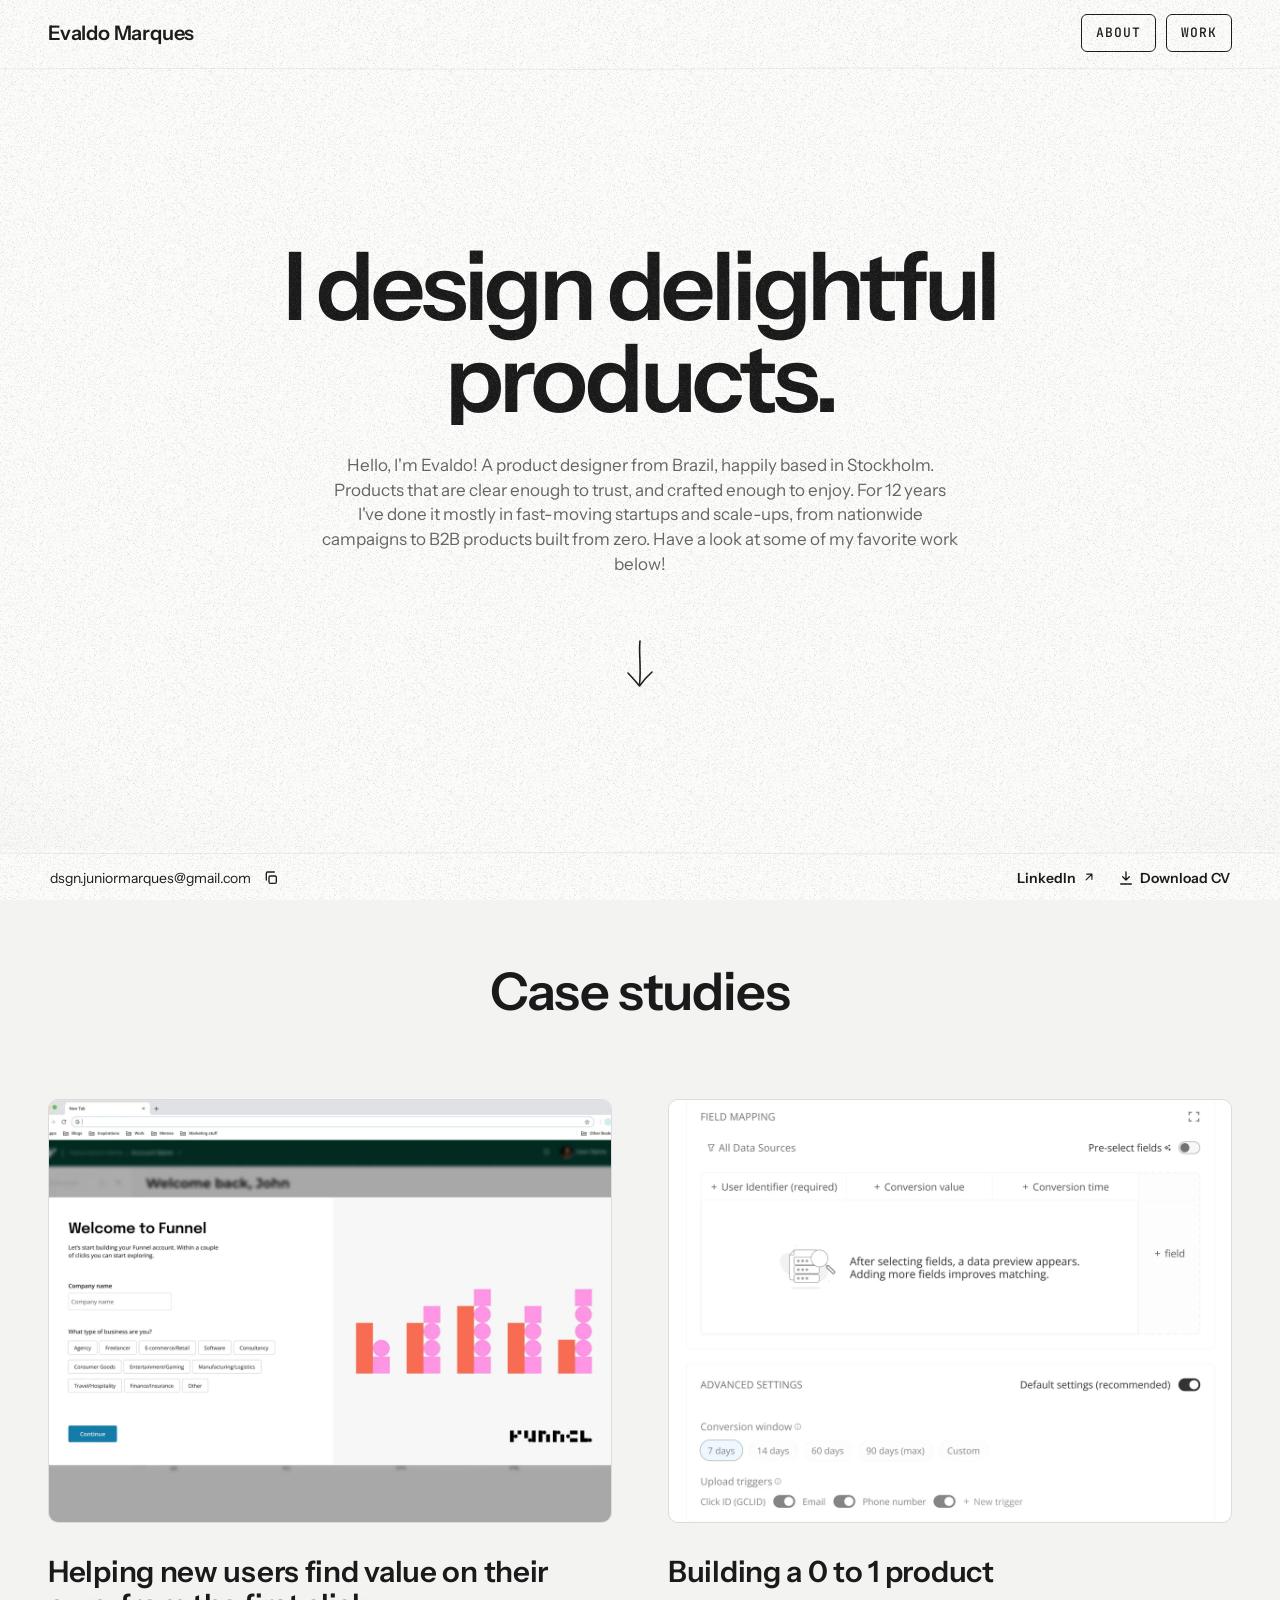
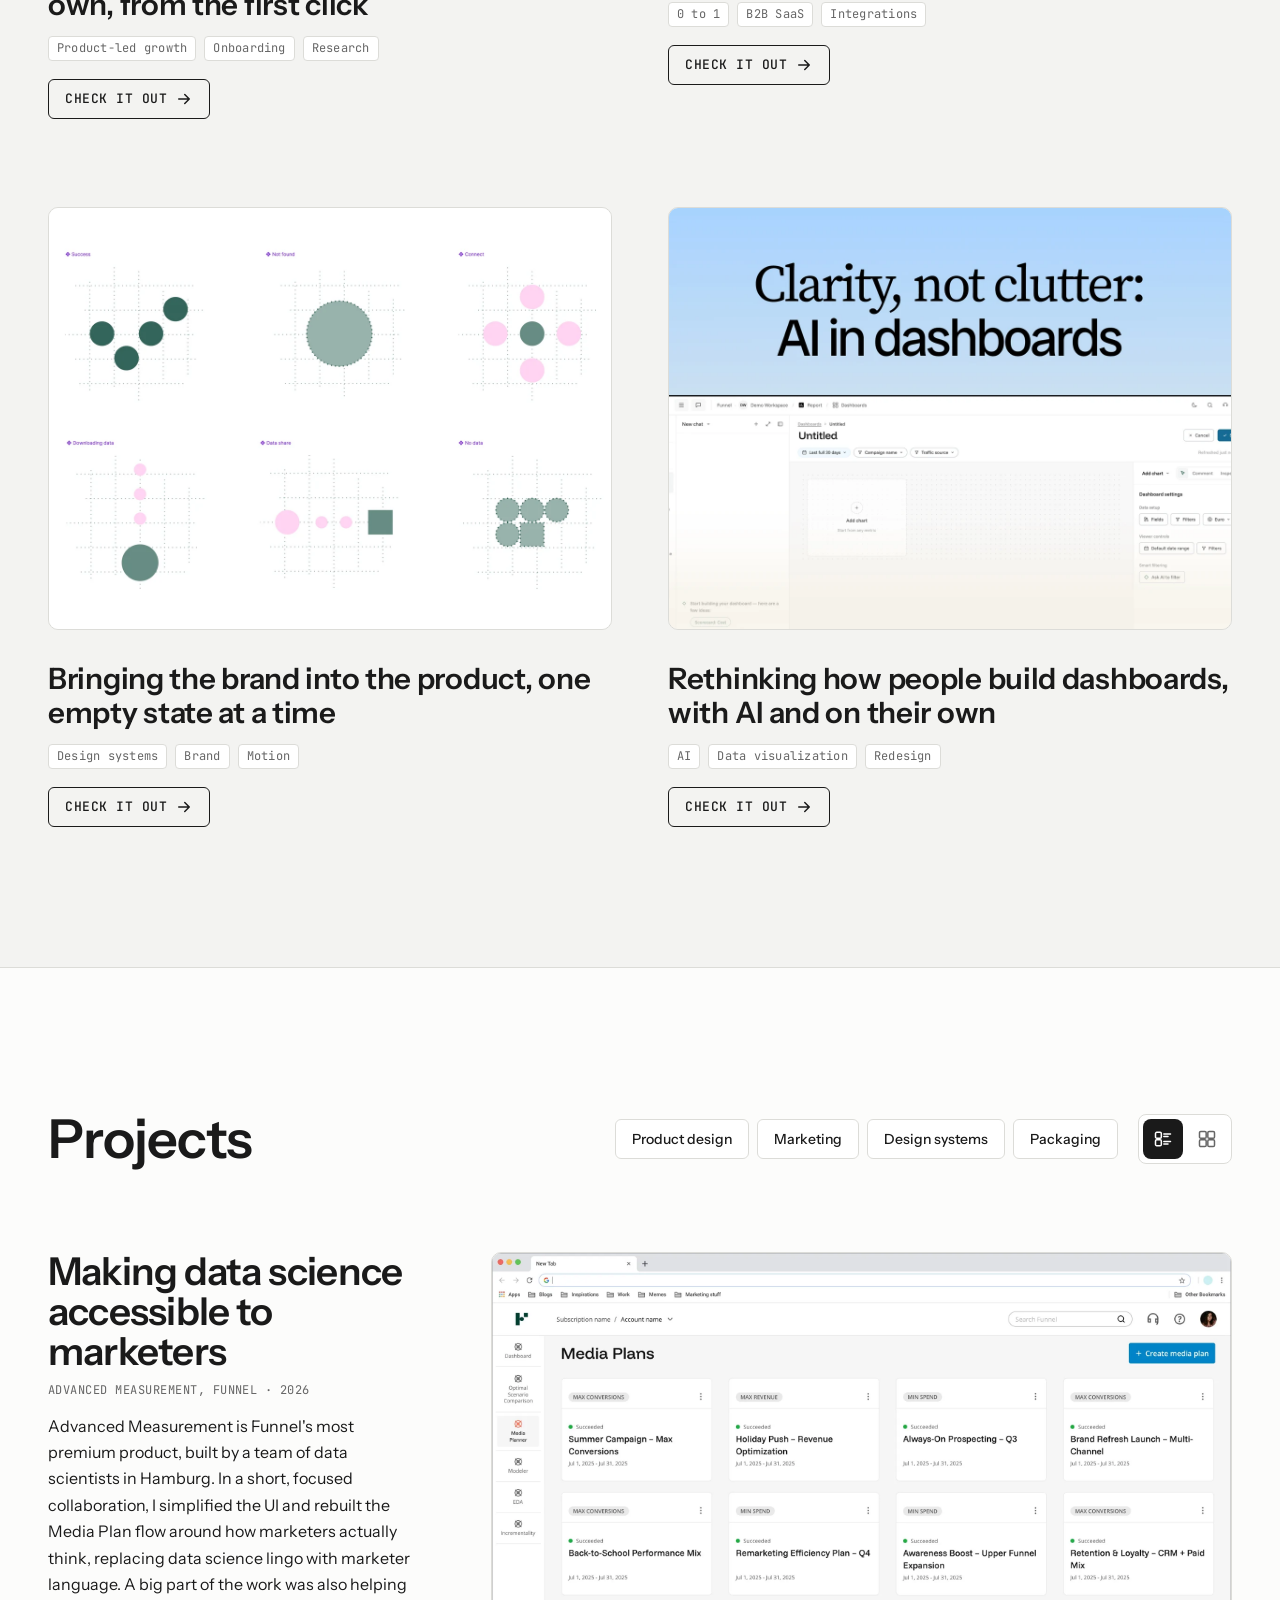
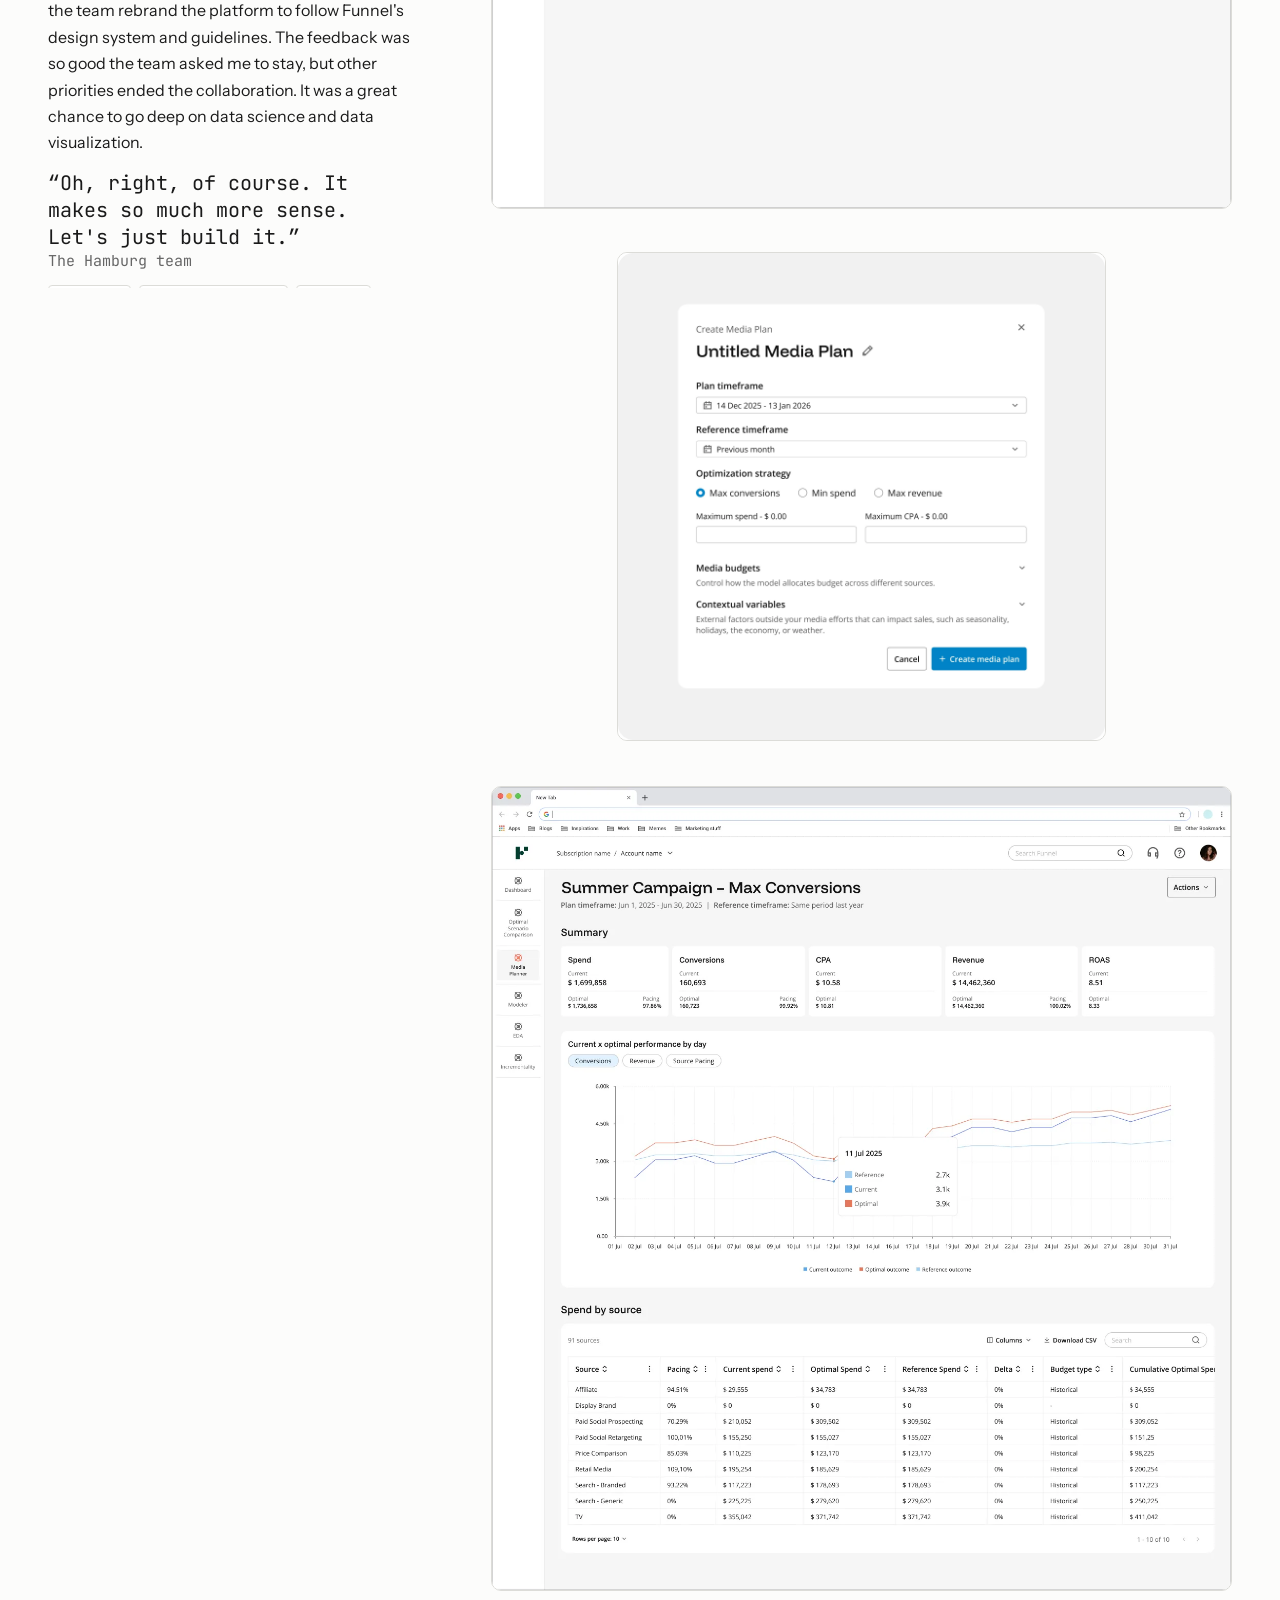
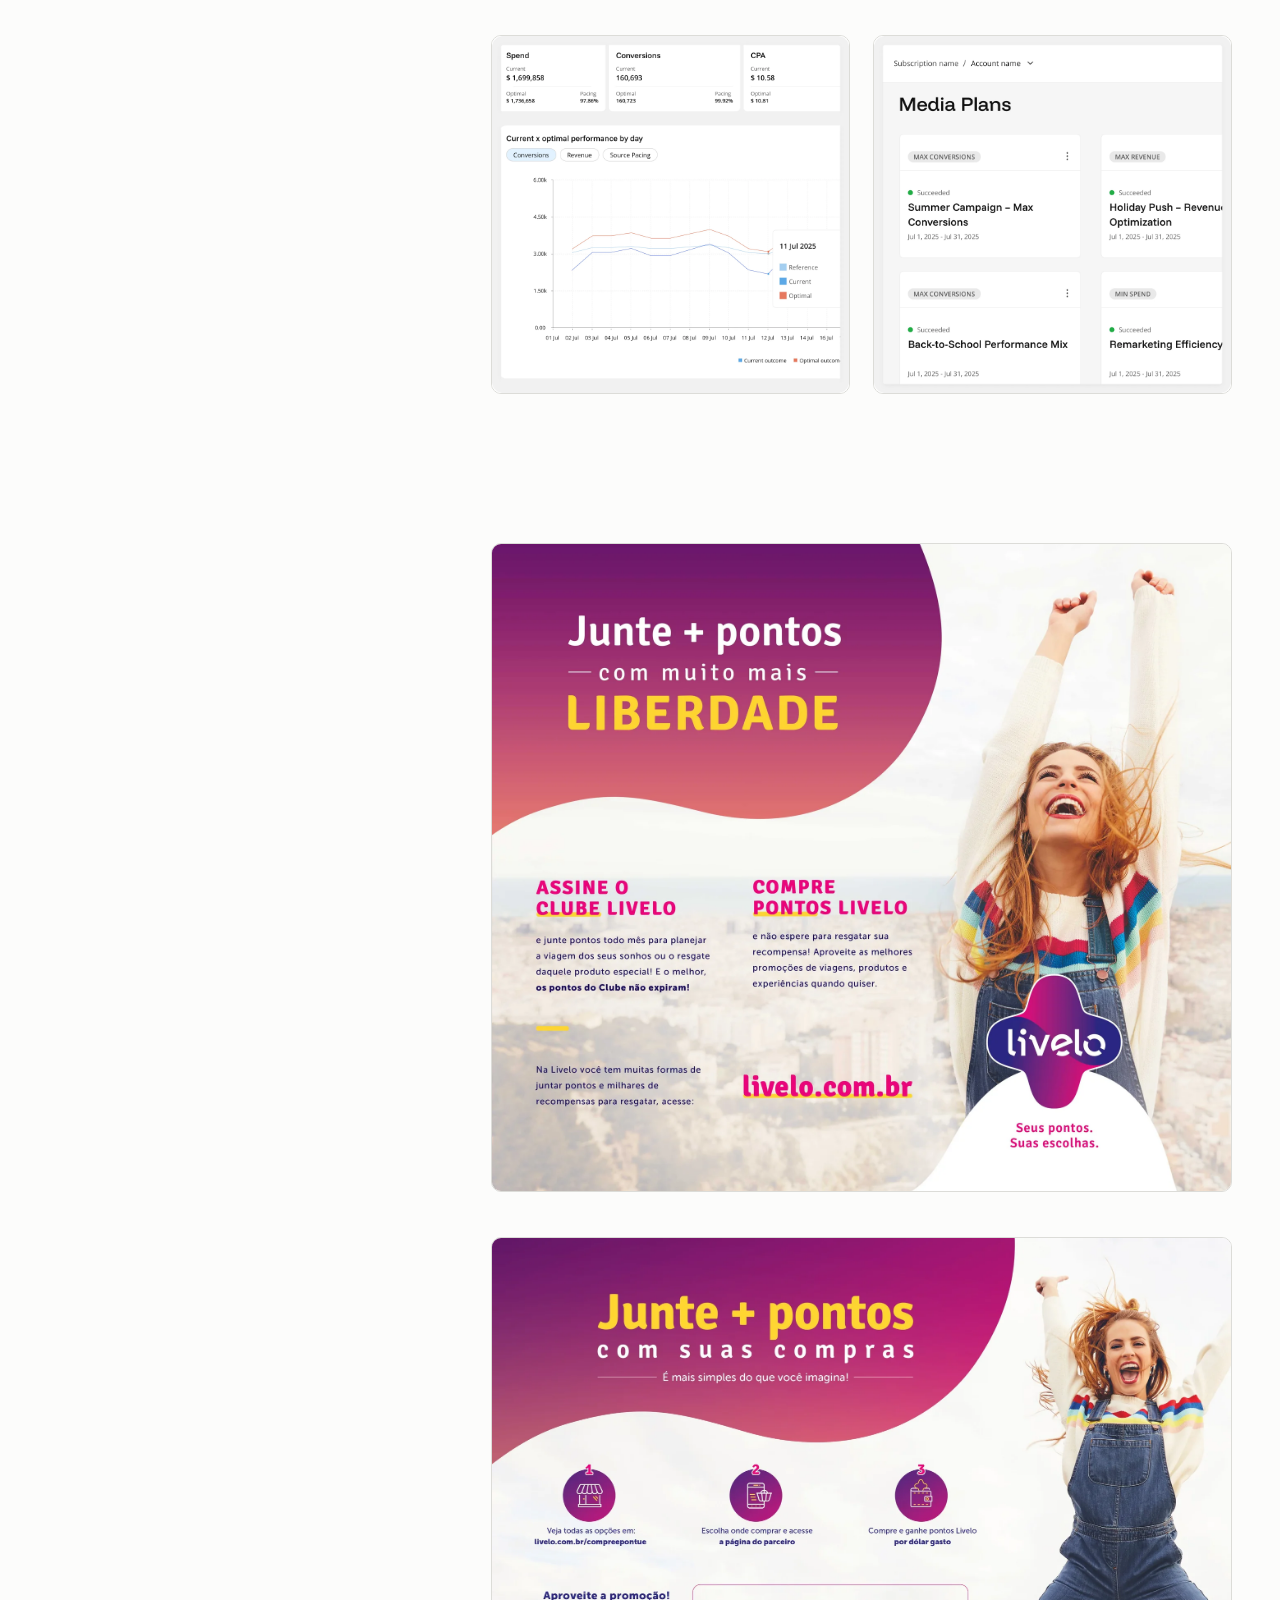
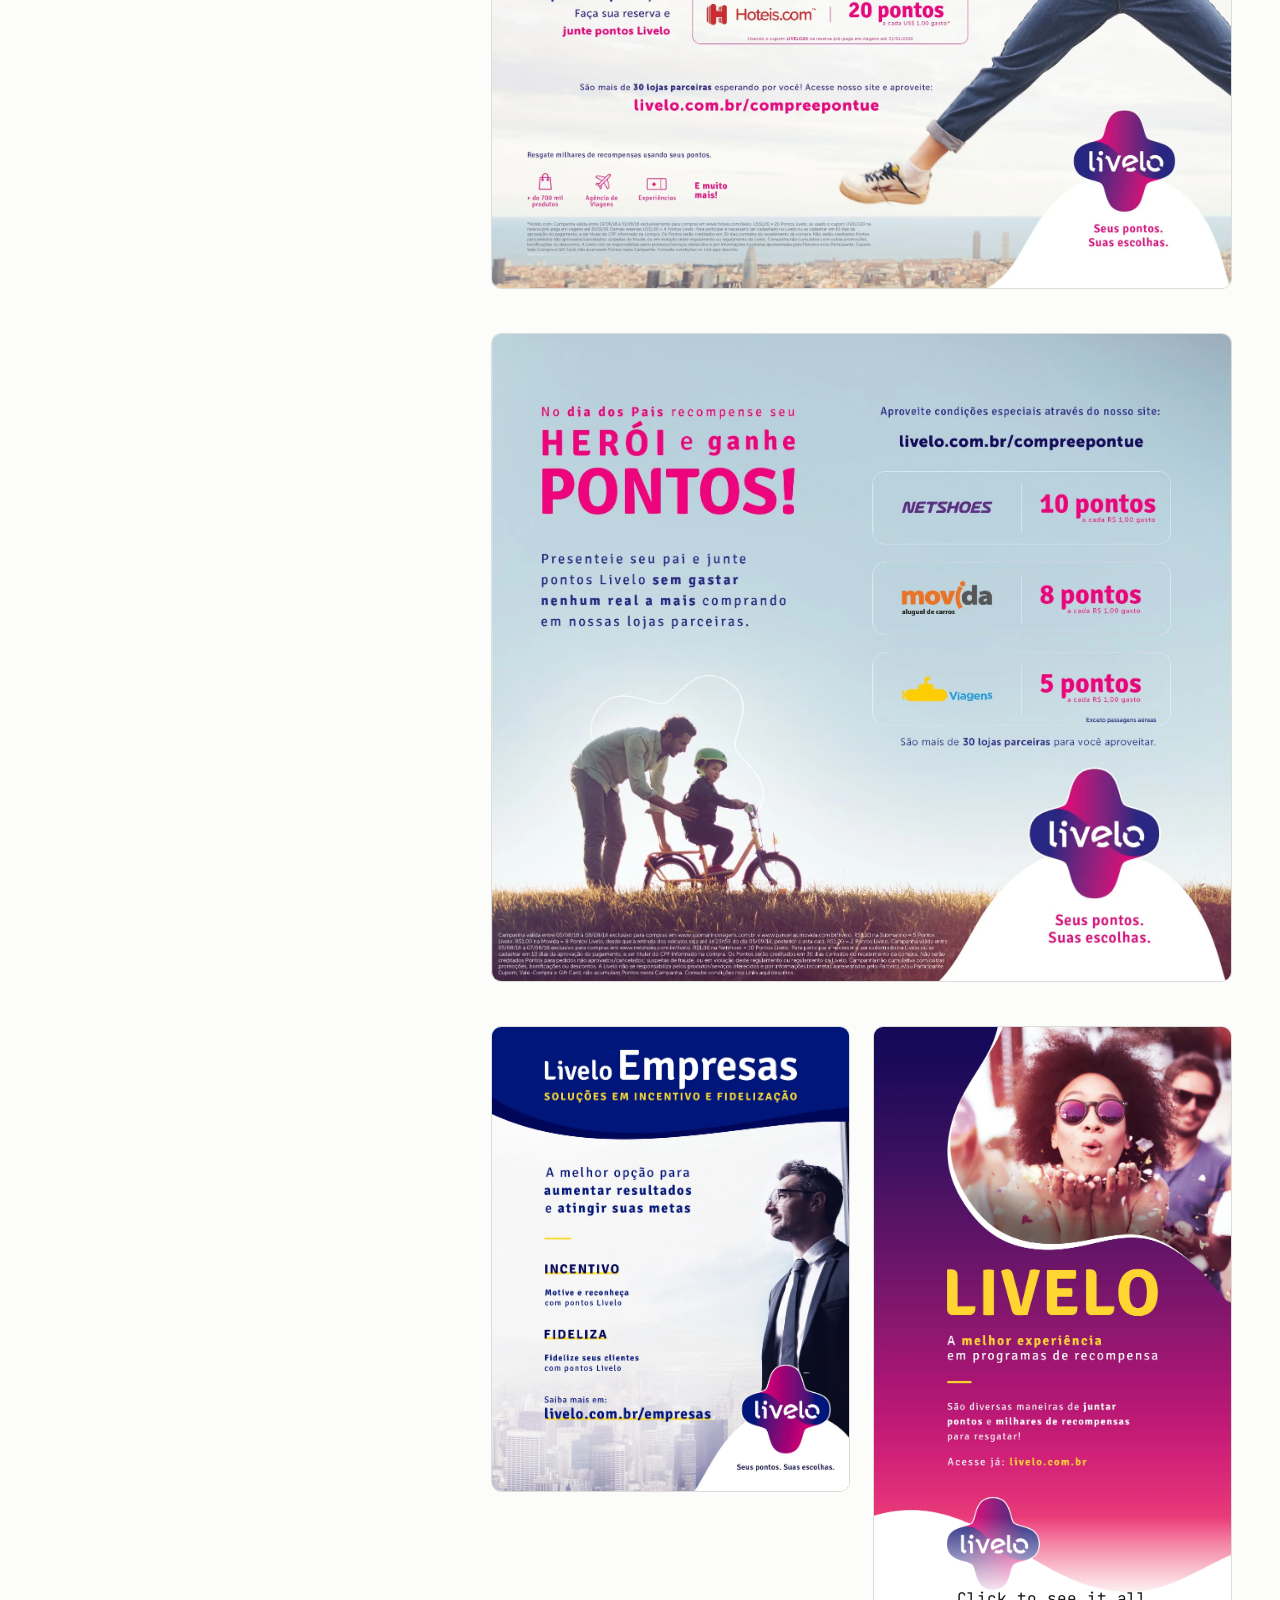
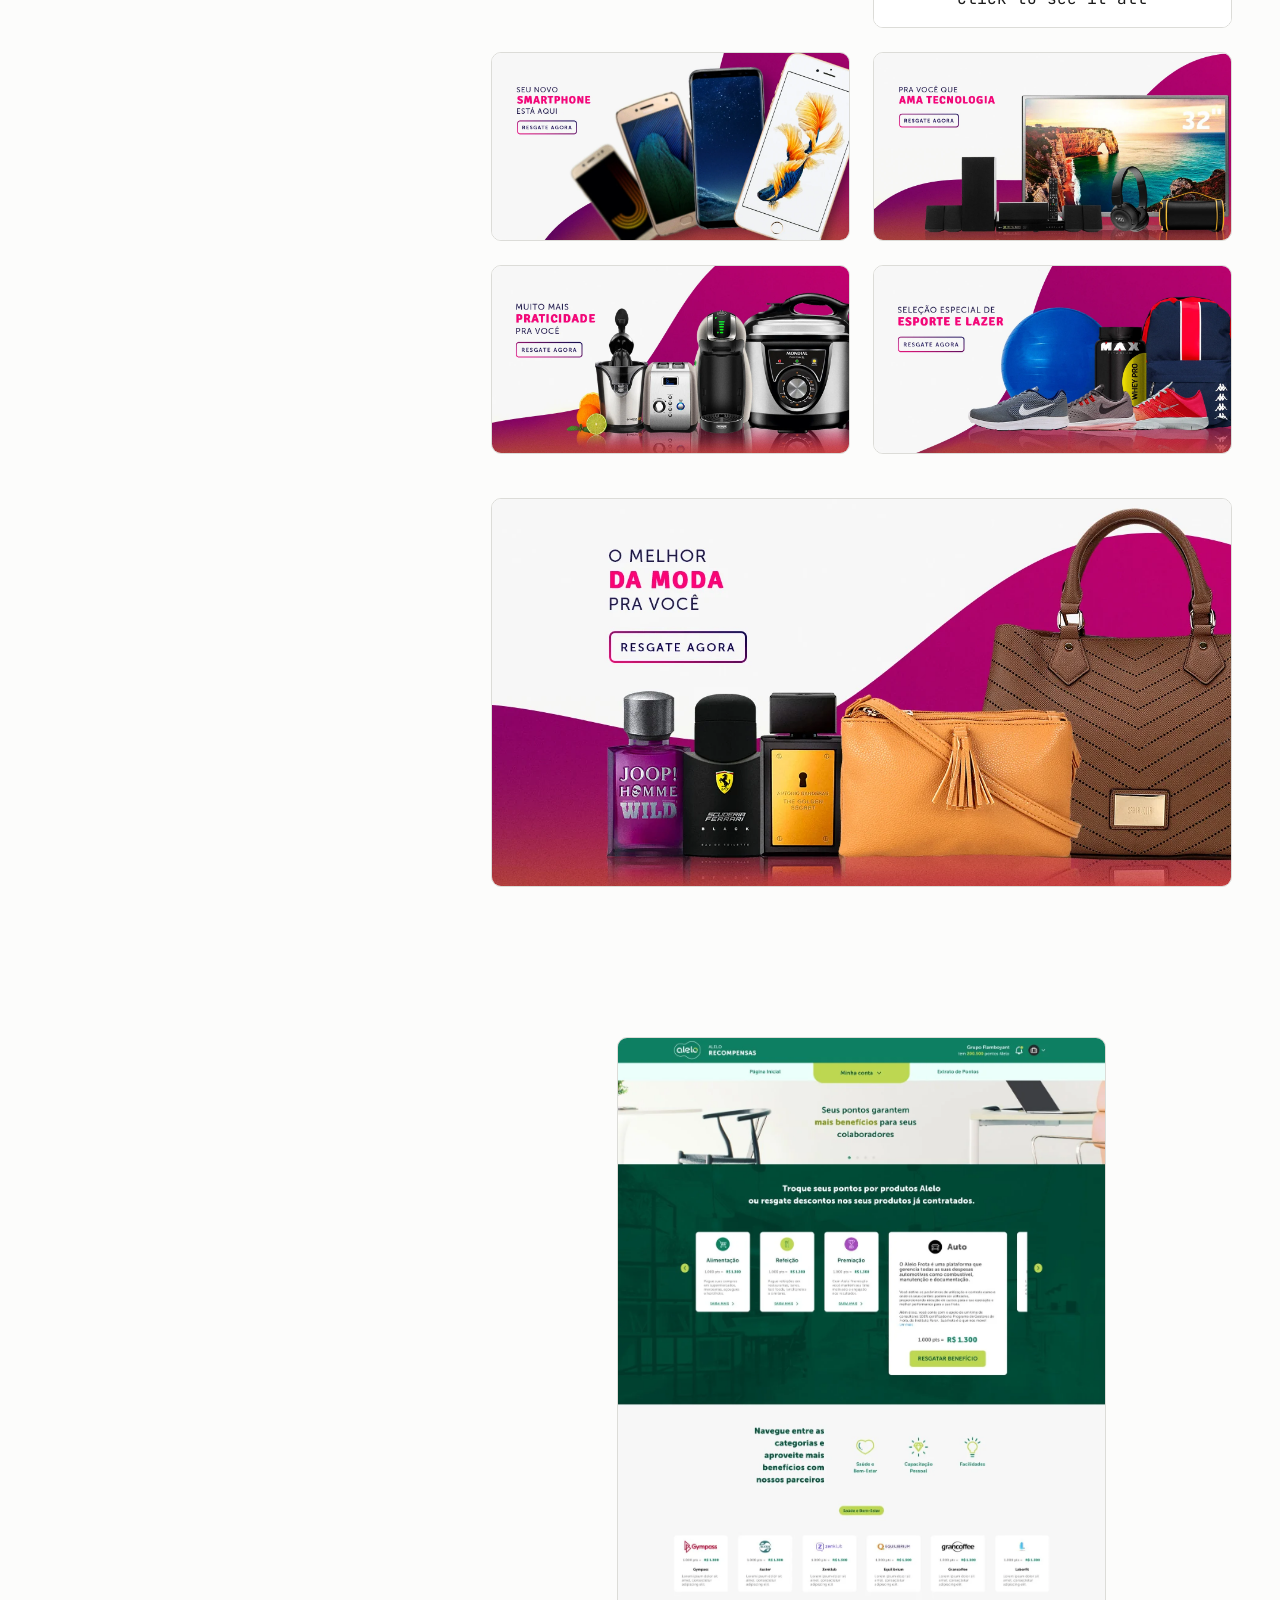
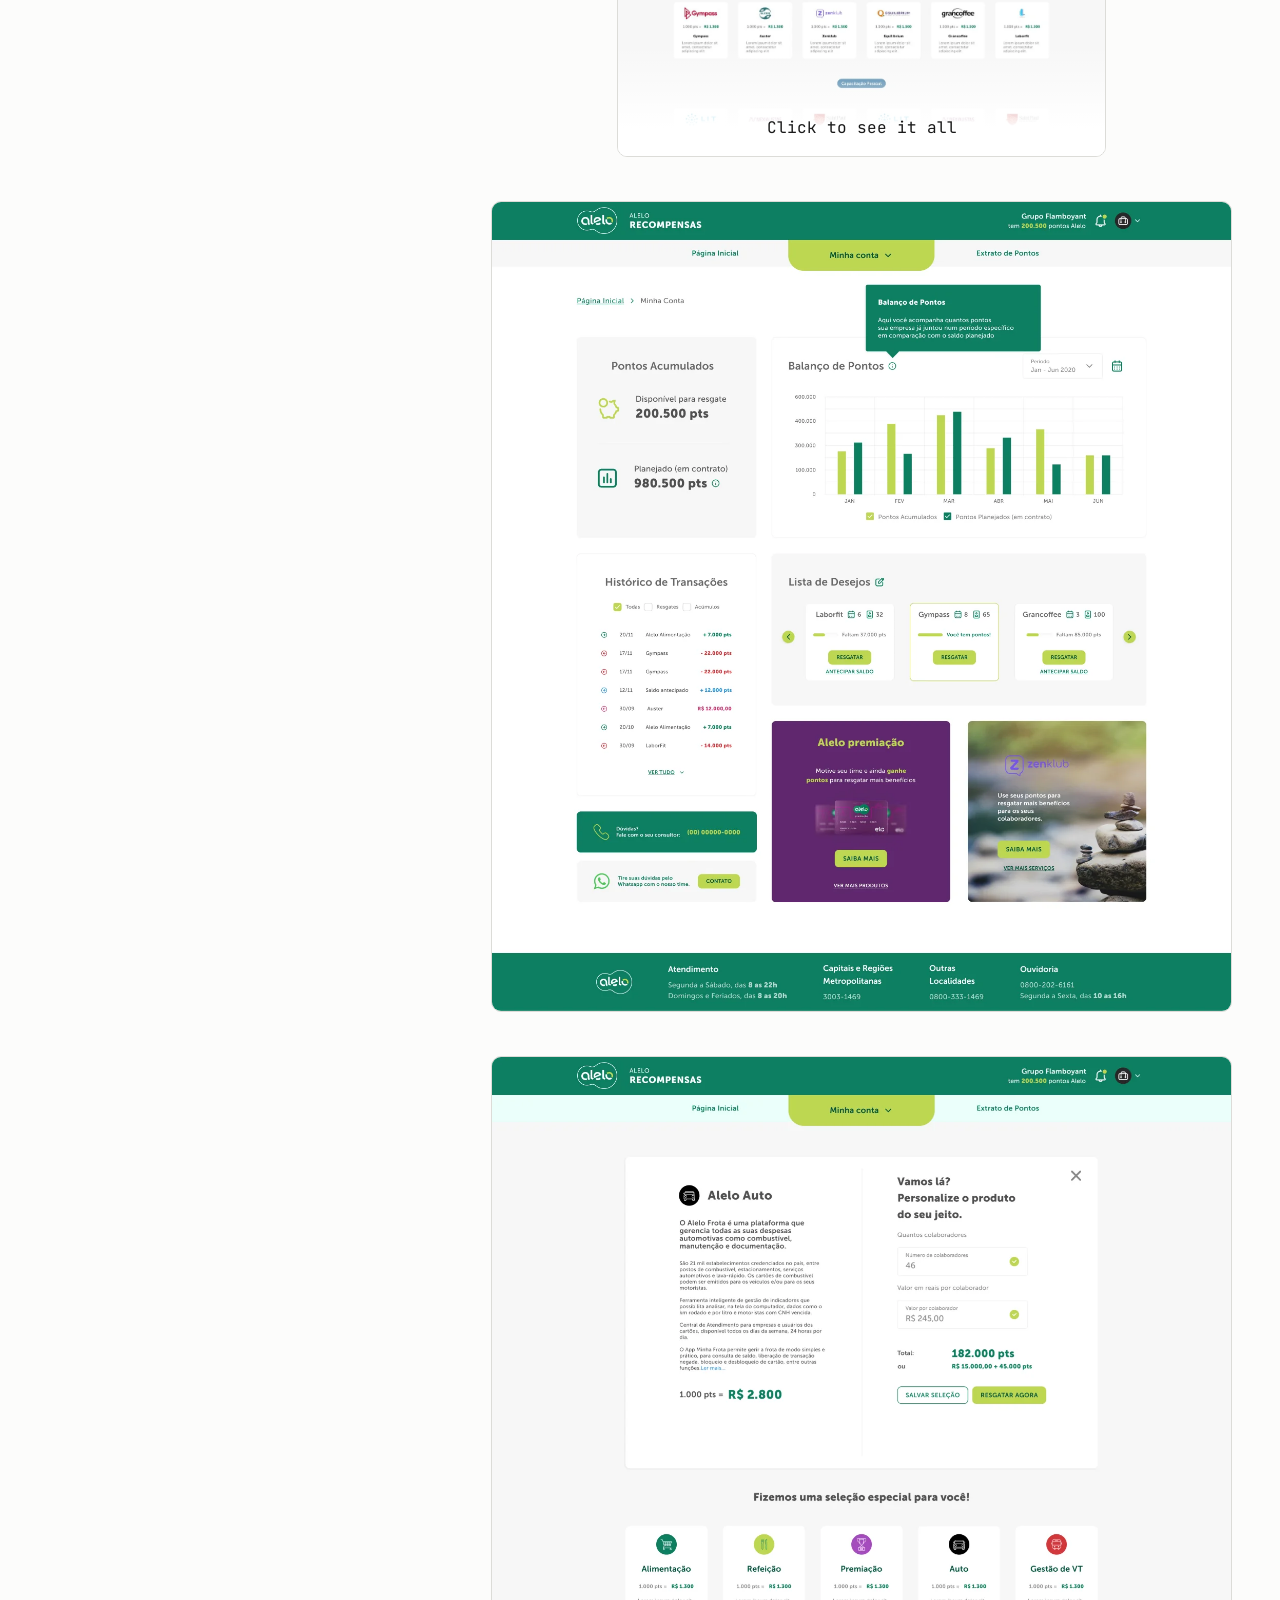
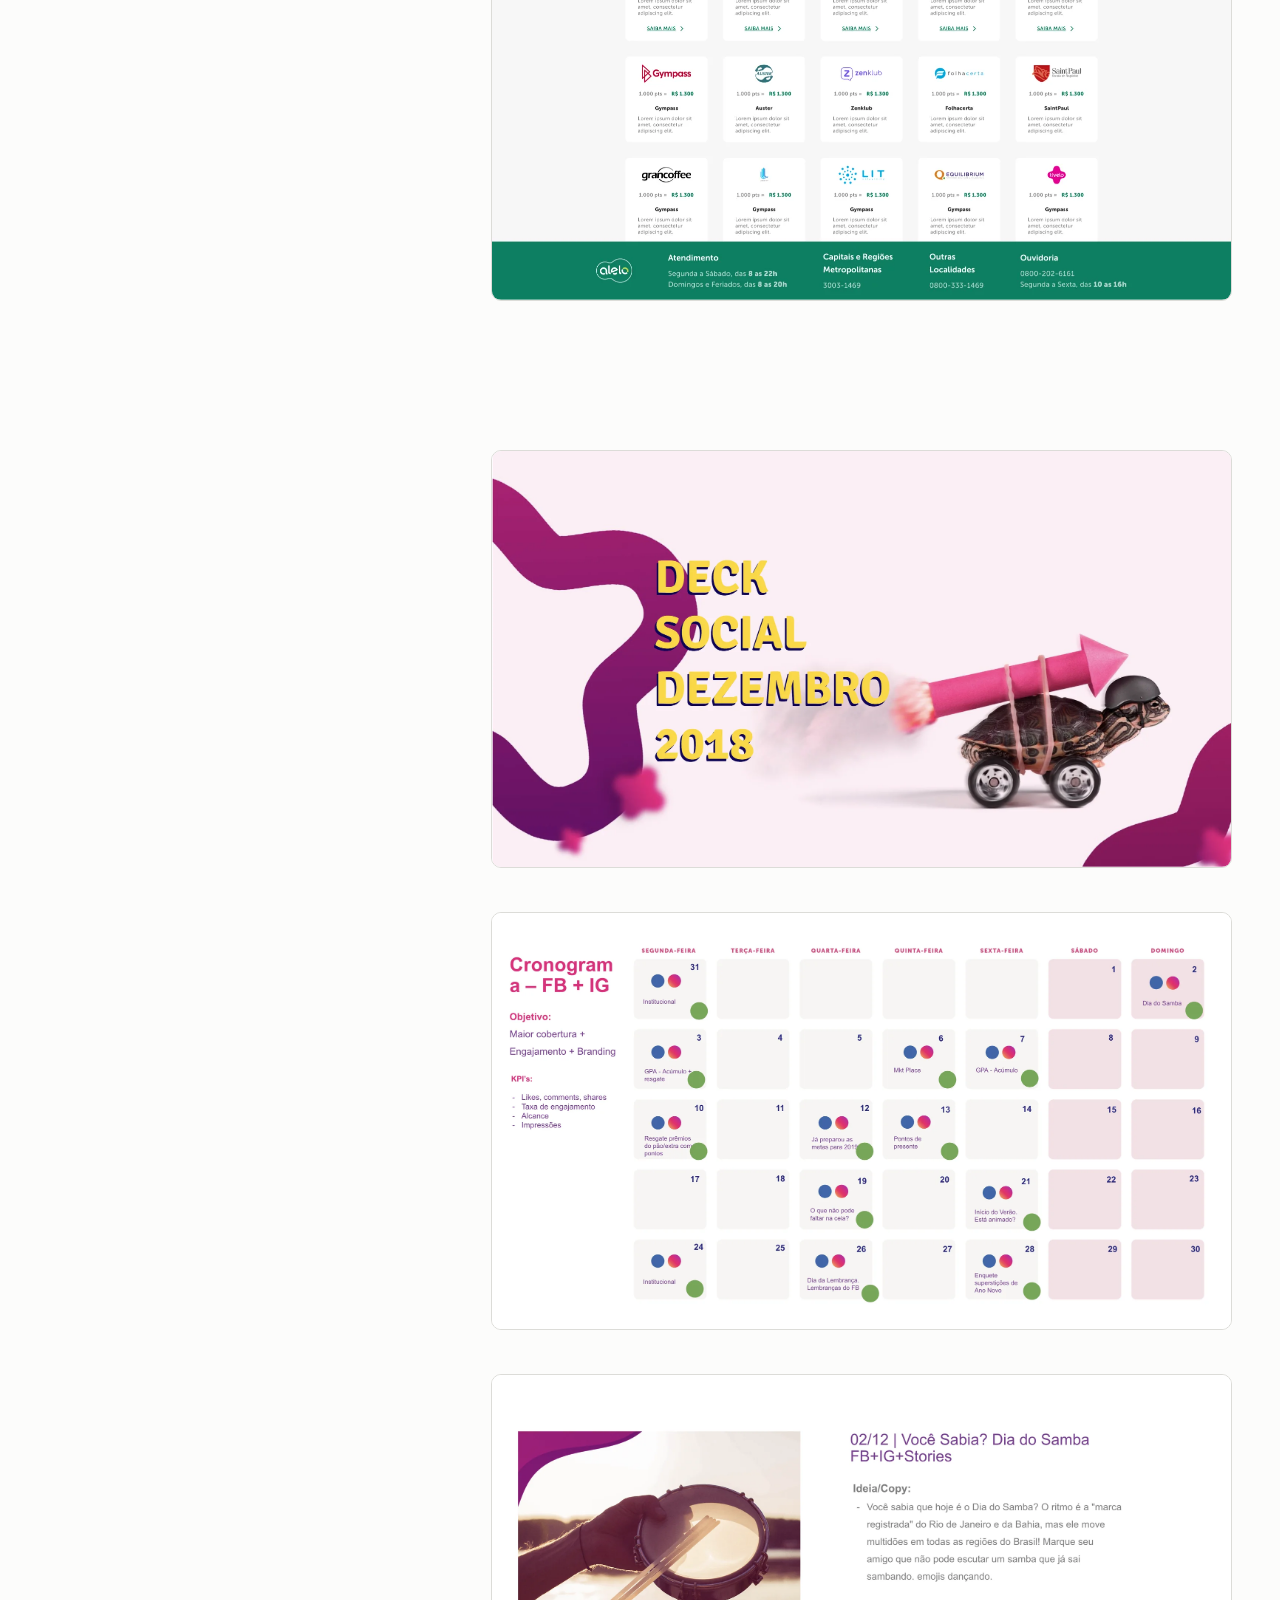
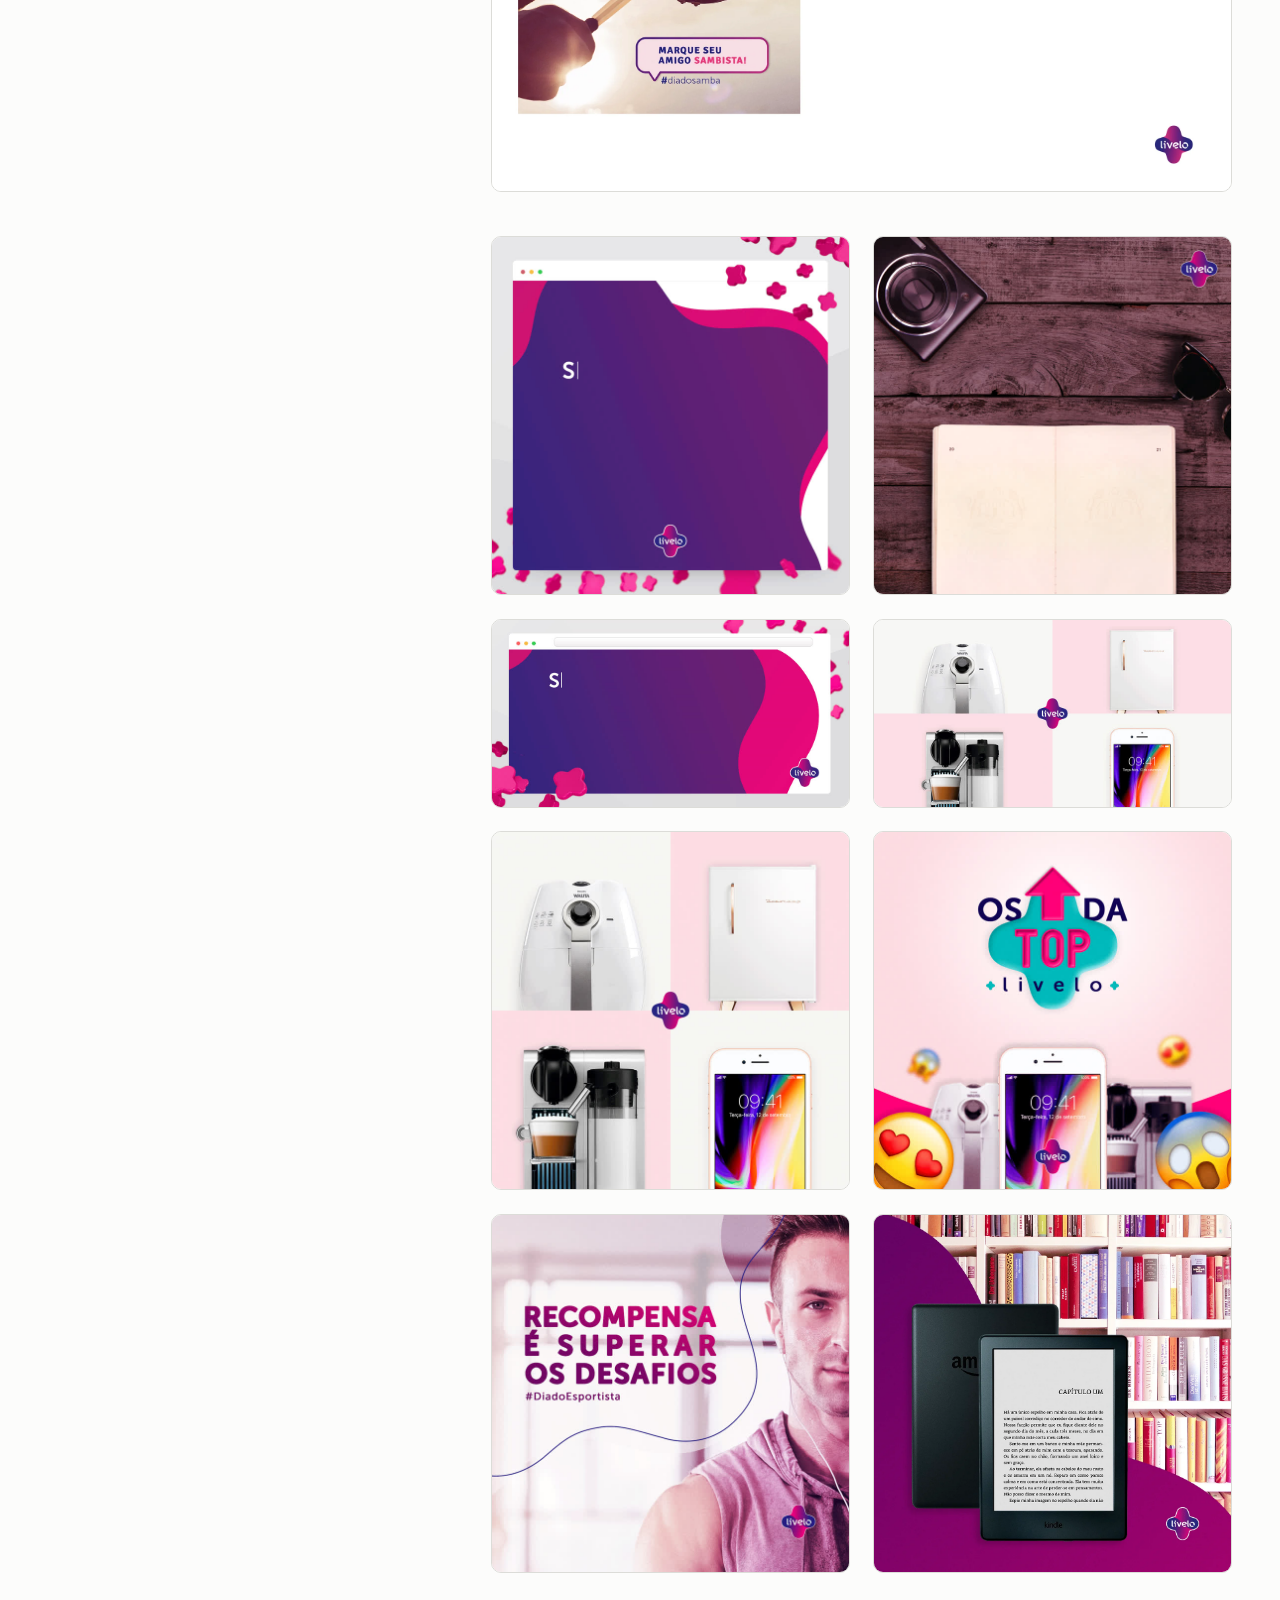
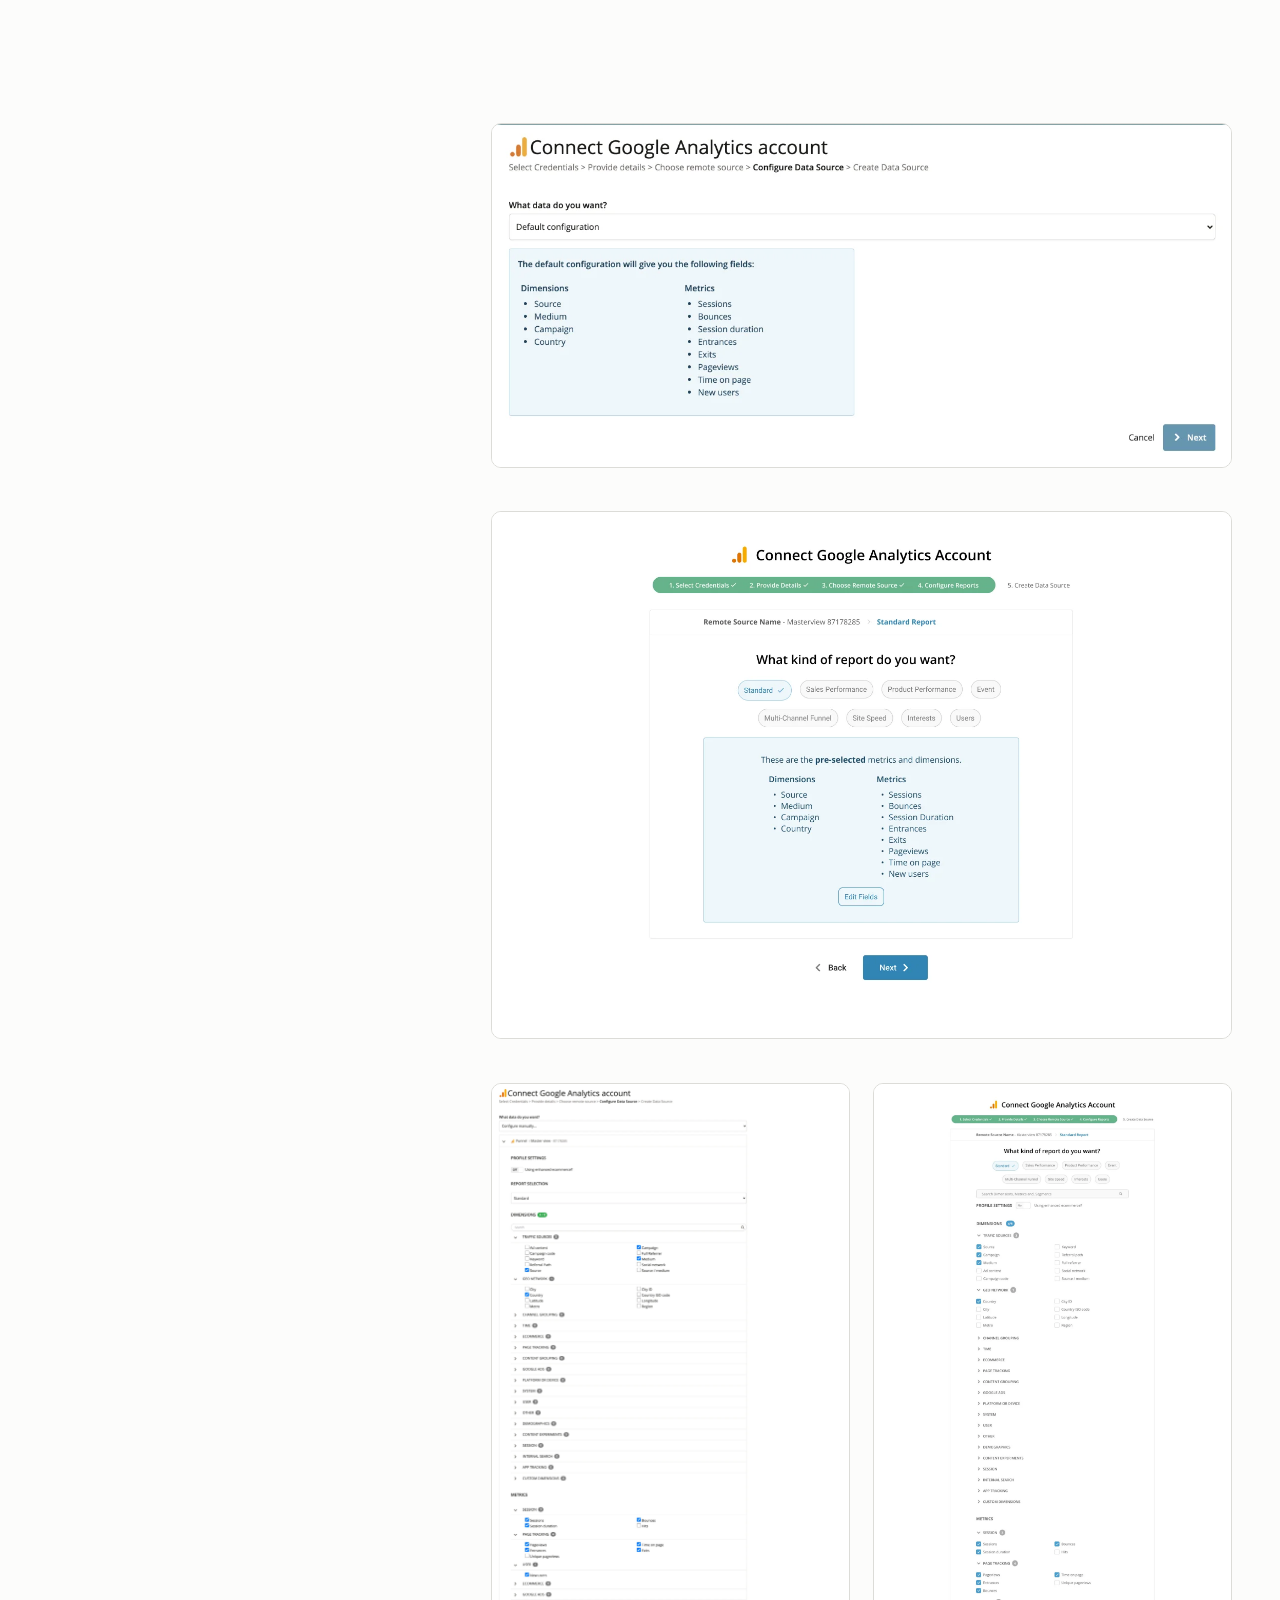
<file: index.html>
<!doctype html>
<html lang="en">
<head>
<meta charset="utf-8">
<meta name="viewport" content="width=device-width, initial-scale=1">
<title>Evaldo Marques · Product designer</title>
<meta name="description" content="Evaldo Marques, product designer in Stockholm. 12 years designing B2B products, loyalty programs and nationwide campaigns.">
<link rel="icon" href="data:image/svg+xml,%3Csvg xmlns=%27http://www.w3.org/2000/svg%27 viewBox=%270 0 64 64%27%3E%3Crect width=%2764%27 height=%2764%27 rx=%2714%27 fill=%27%23FF5FAE%27/%3E%3Ctext x=%2732%27 y=%2744%27 font-size=%2732%27 text-anchor=%27middle%27 font-family=%27cursive%27 font-weight=%27700%27 fill=%27%231A1A1A%27%3EEM%3C/text%3E%3C/svg%3E">
<link rel="preconnect" href="https://fonts.googleapis.com">
<link rel="preconnect" href="https://fonts.gstatic.com" crossorigin>
<link href="https://fonts.googleapis.com/css2?family=Instrument+Sans:wght@400;500;600;700&family=JetBrains+Mono:wght@400;500&display=swap" rel="stylesheet">
<link rel="stylesheet" href="assets/css/style.css?v=20261125062800">
</head>
<body data-page="home">
<main id="main"></main>
<script src="assets/js/content.js?v=20261125062800"></script>
<script src="assets/js/site.js?v=20261125062800"></script>
</body>
</html>
</file>
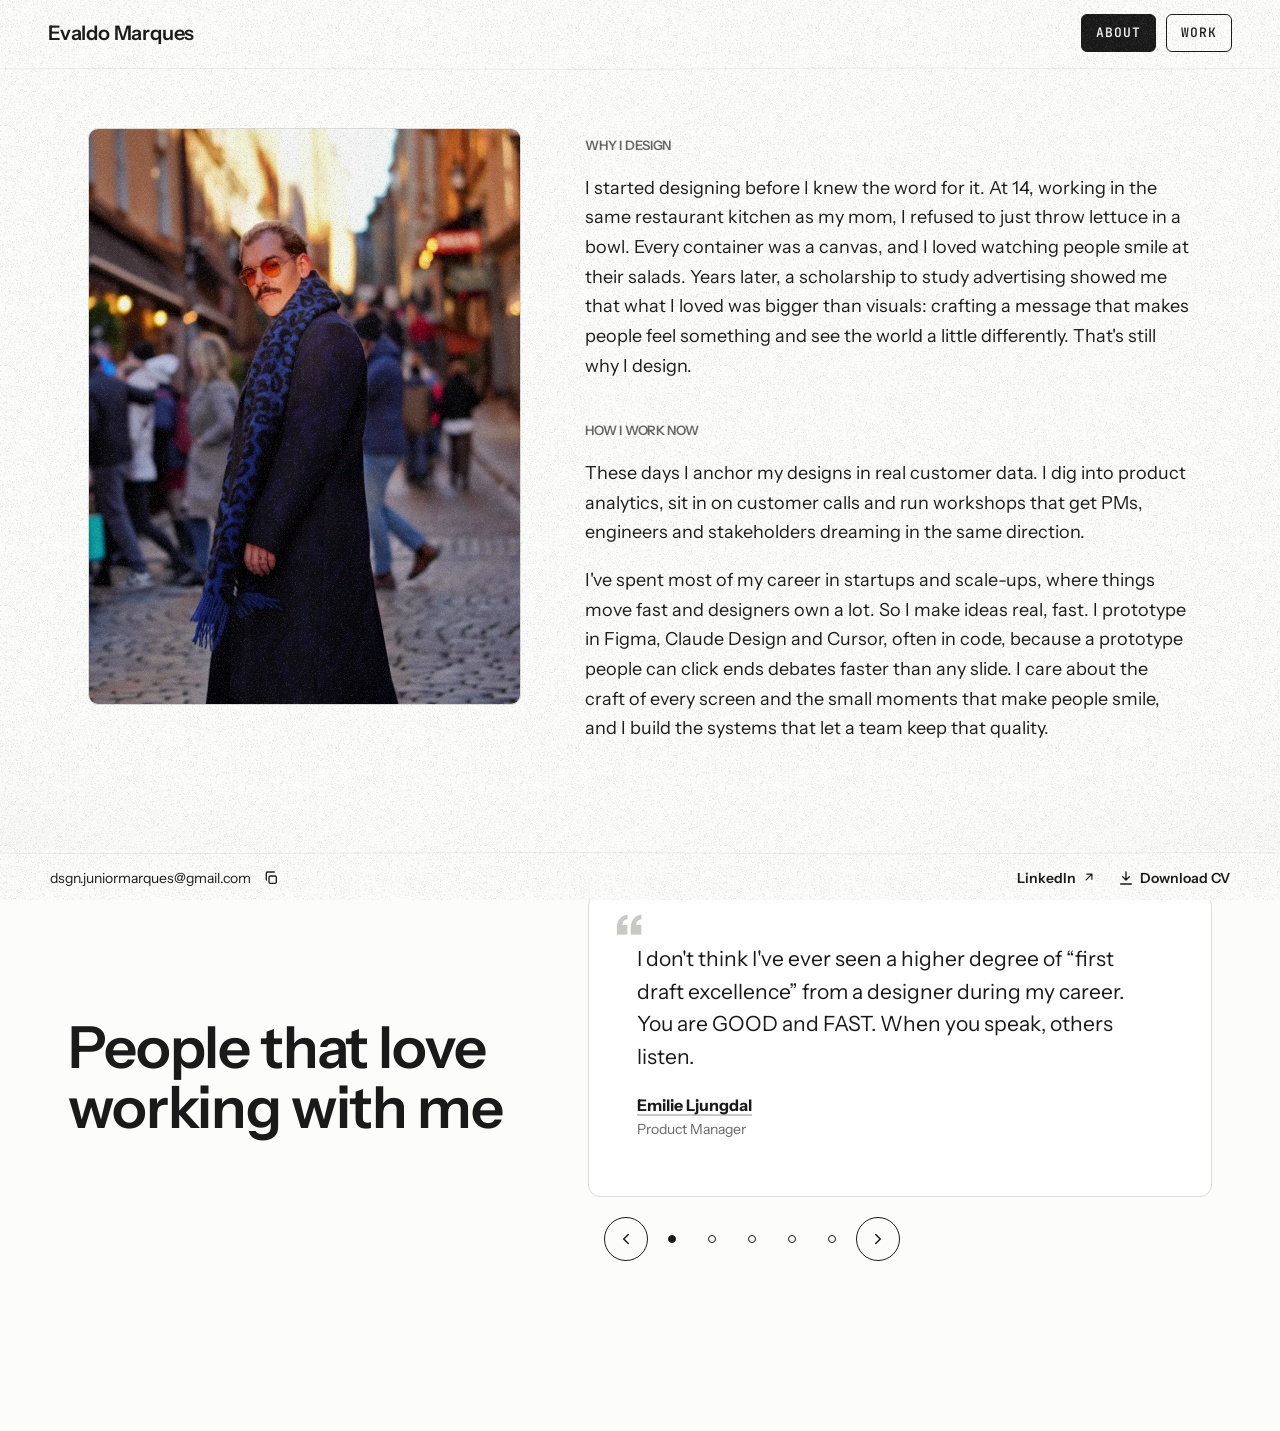
<file: about.html>
<!doctype html>
<html lang="en">
<head>
<meta charset="utf-8">
<meta name="viewport" content="width=device-width, initial-scale=1">
<title>About · Evaldo Marques</title>
<meta name="description" content="Evaldo Marques, product designer in Stockholm. 12 years designing B2B products, loyalty programs and nationwide campaigns.">
<link rel="icon" href="data:image/svg+xml,%3Csvg xmlns=%27http://www.w3.org/2000/svg%27 viewBox=%270 0 64 64%27%3E%3Crect width=%2764%27 height=%2764%27 rx=%2714%27 fill=%27%23FF5FAE%27/%3E%3Ctext x=%2732%27 y=%2744%27 font-size=%2732%27 text-anchor=%27middle%27 font-family=%27cursive%27 font-weight=%27700%27 fill=%27%231A1A1A%27%3EEM%3C/text%3E%3C/svg%3E">
<link rel="preconnect" href="https://fonts.googleapis.com">
<link rel="preconnect" href="https://fonts.gstatic.com" crossorigin>
<link href="https://fonts.googleapis.com/css2?family=Instrument+Sans:wght@400;500;600;700&family=JetBrains+Mono:wght@400;500&display=swap" rel="stylesheet">
<link rel="stylesheet" href="assets/css/style.css?v=20261125062800">
</head>
<body data-page="about">
<main id="main"></main>
<script src="assets/js/content.js?v=20261125062800"></script>
<script src="assets/js/site.js?v=20261125062800"></script>
</body>
</html>
</file>
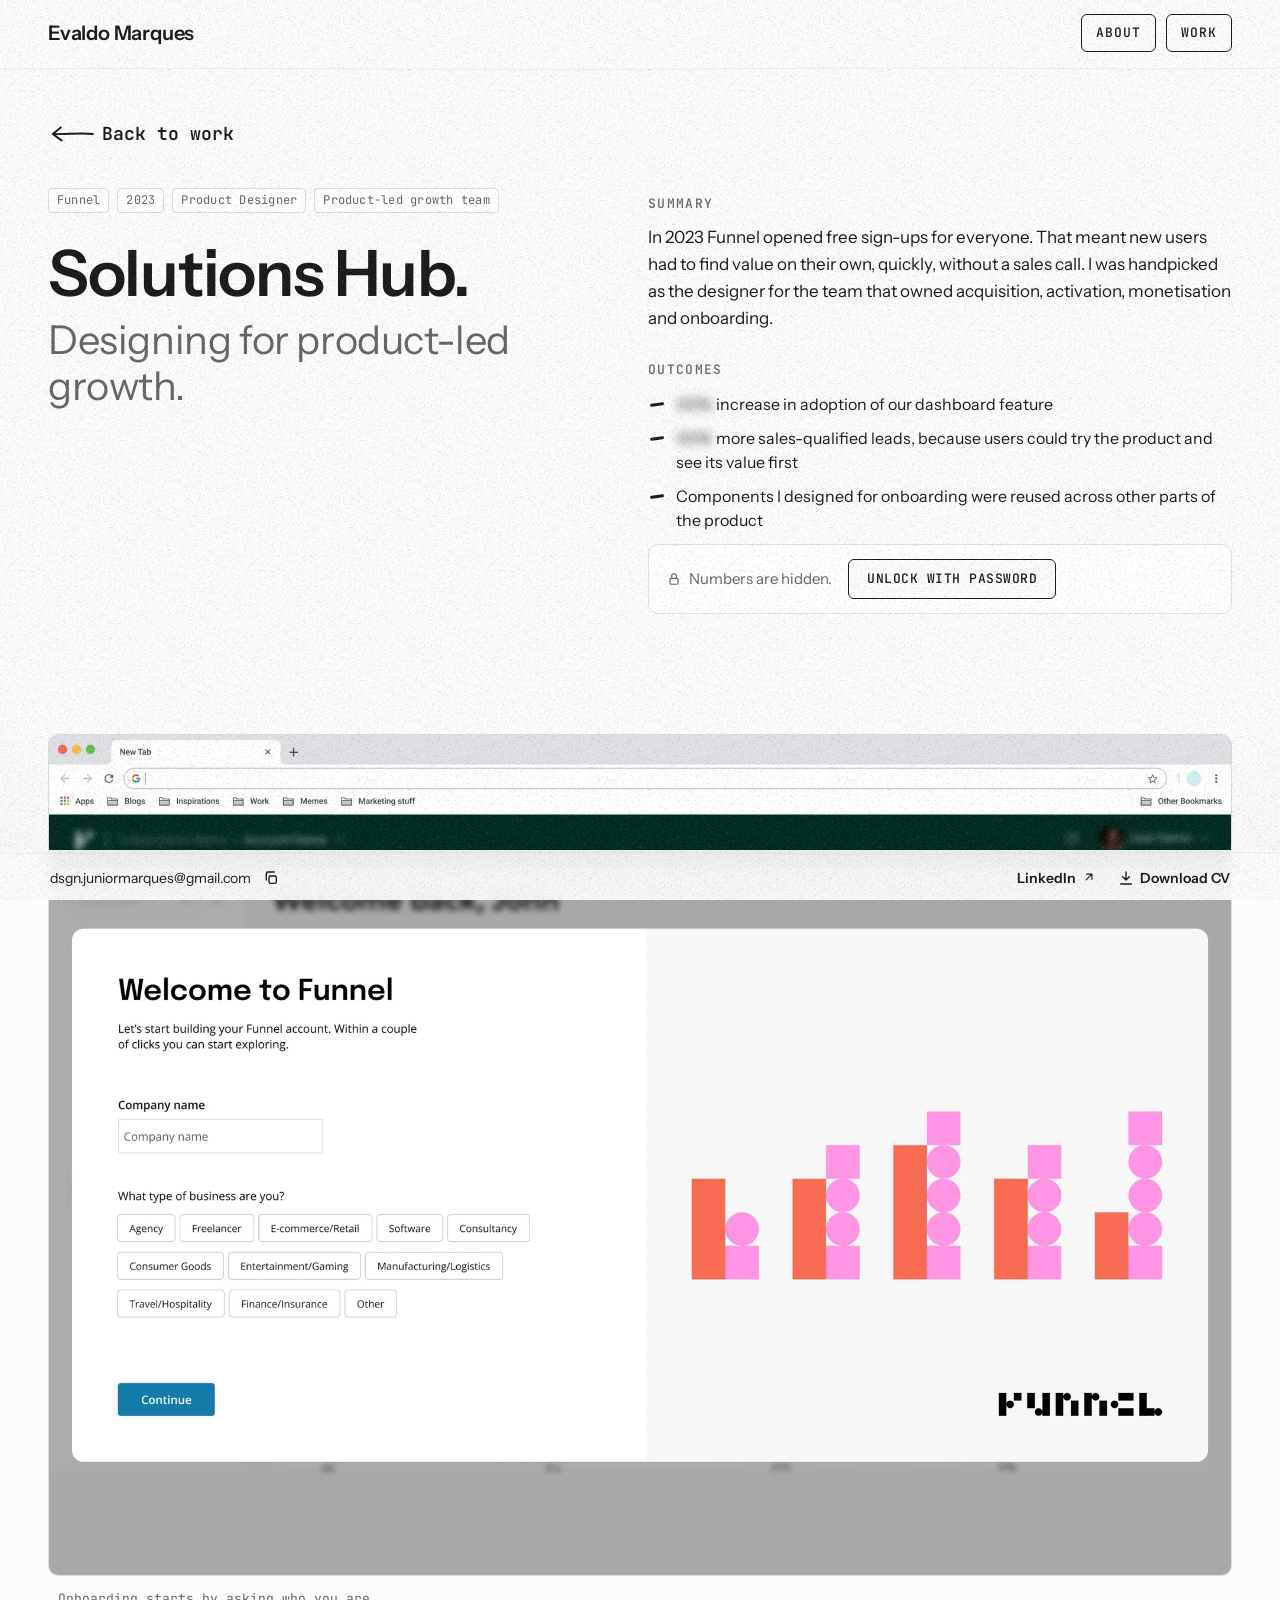
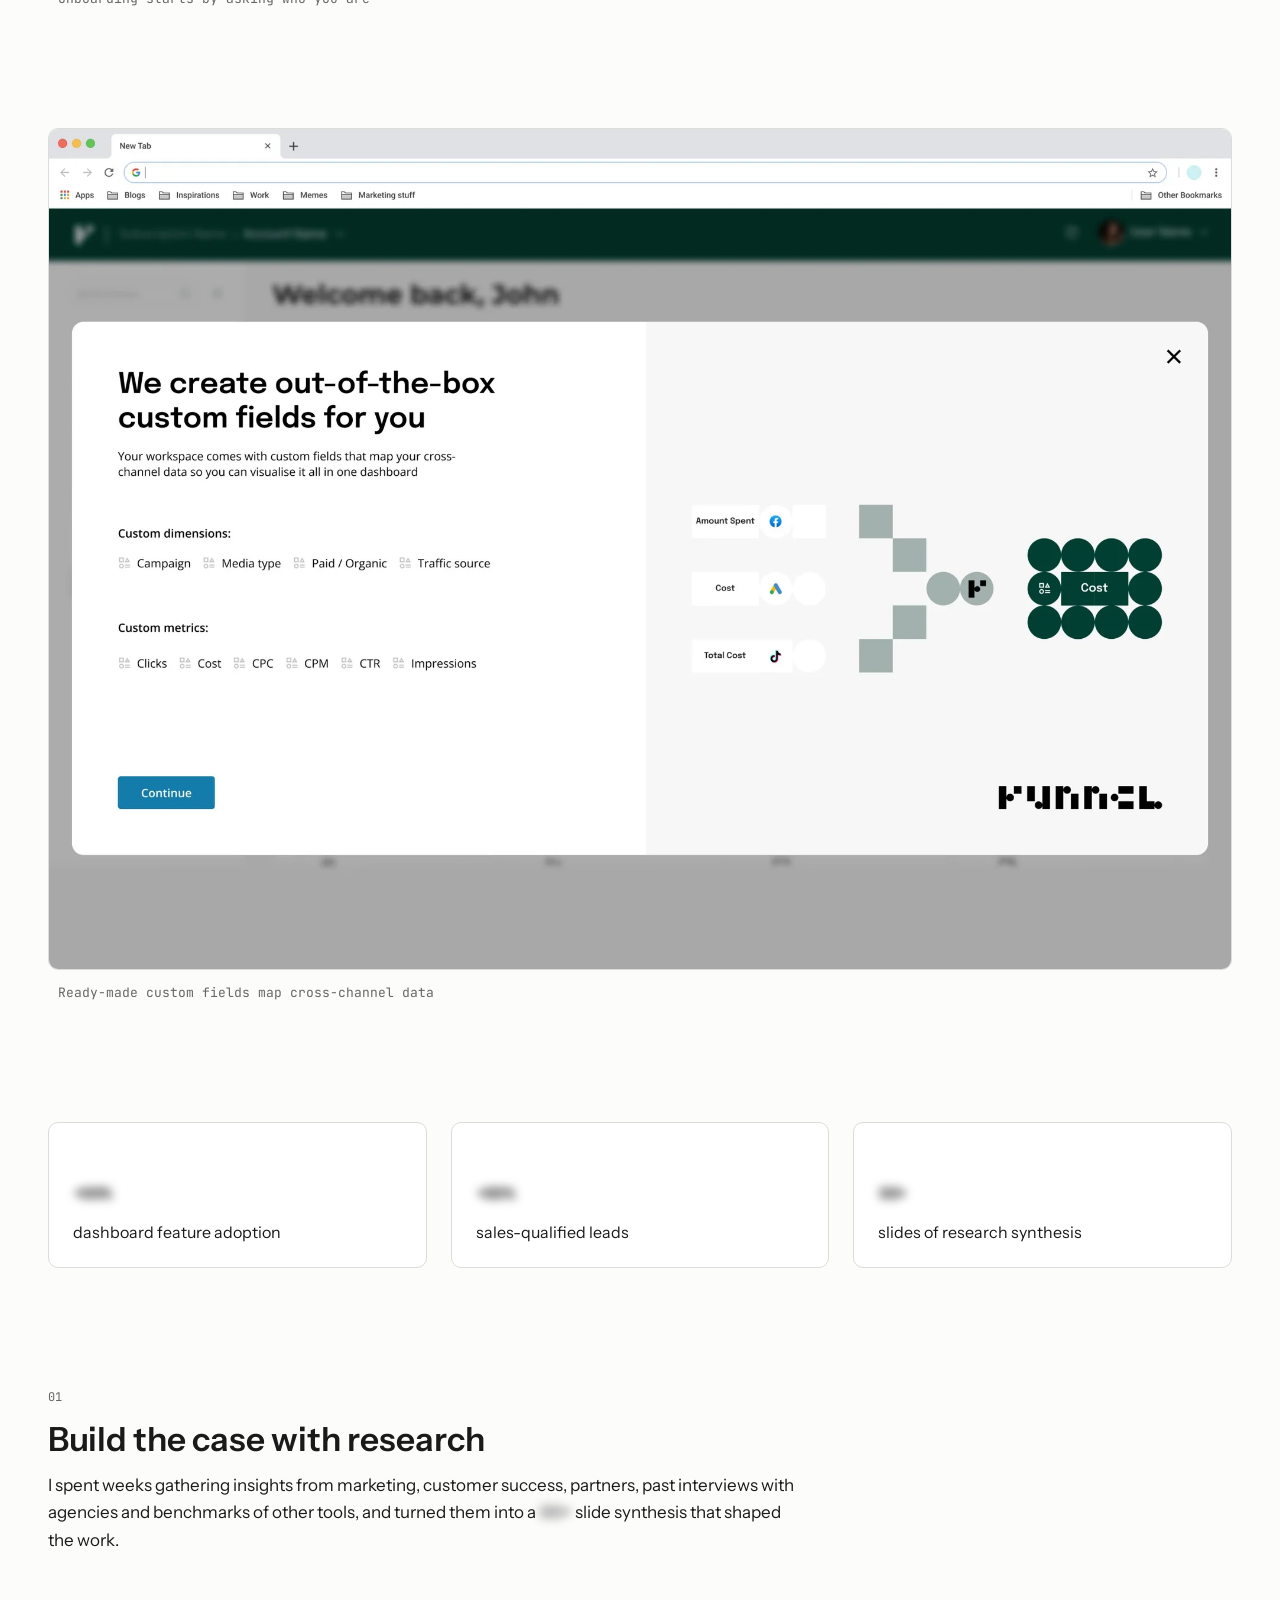
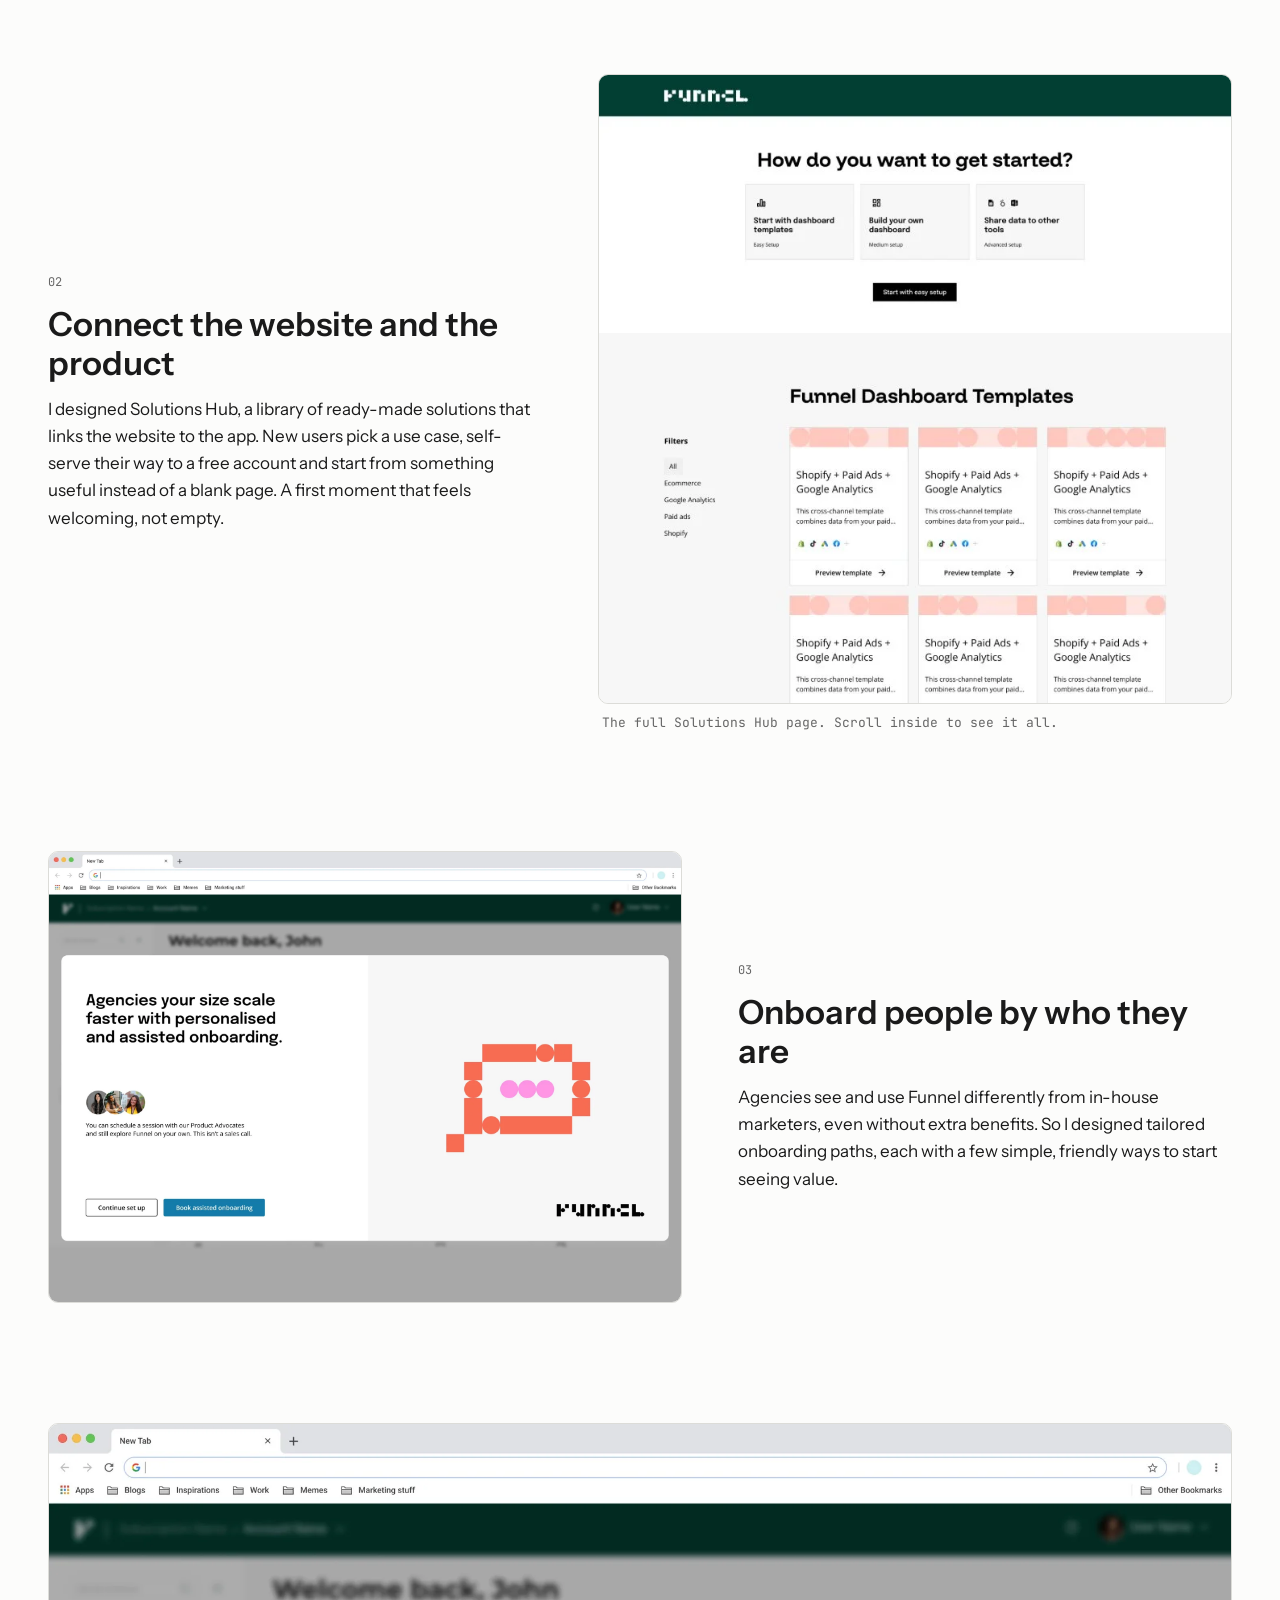
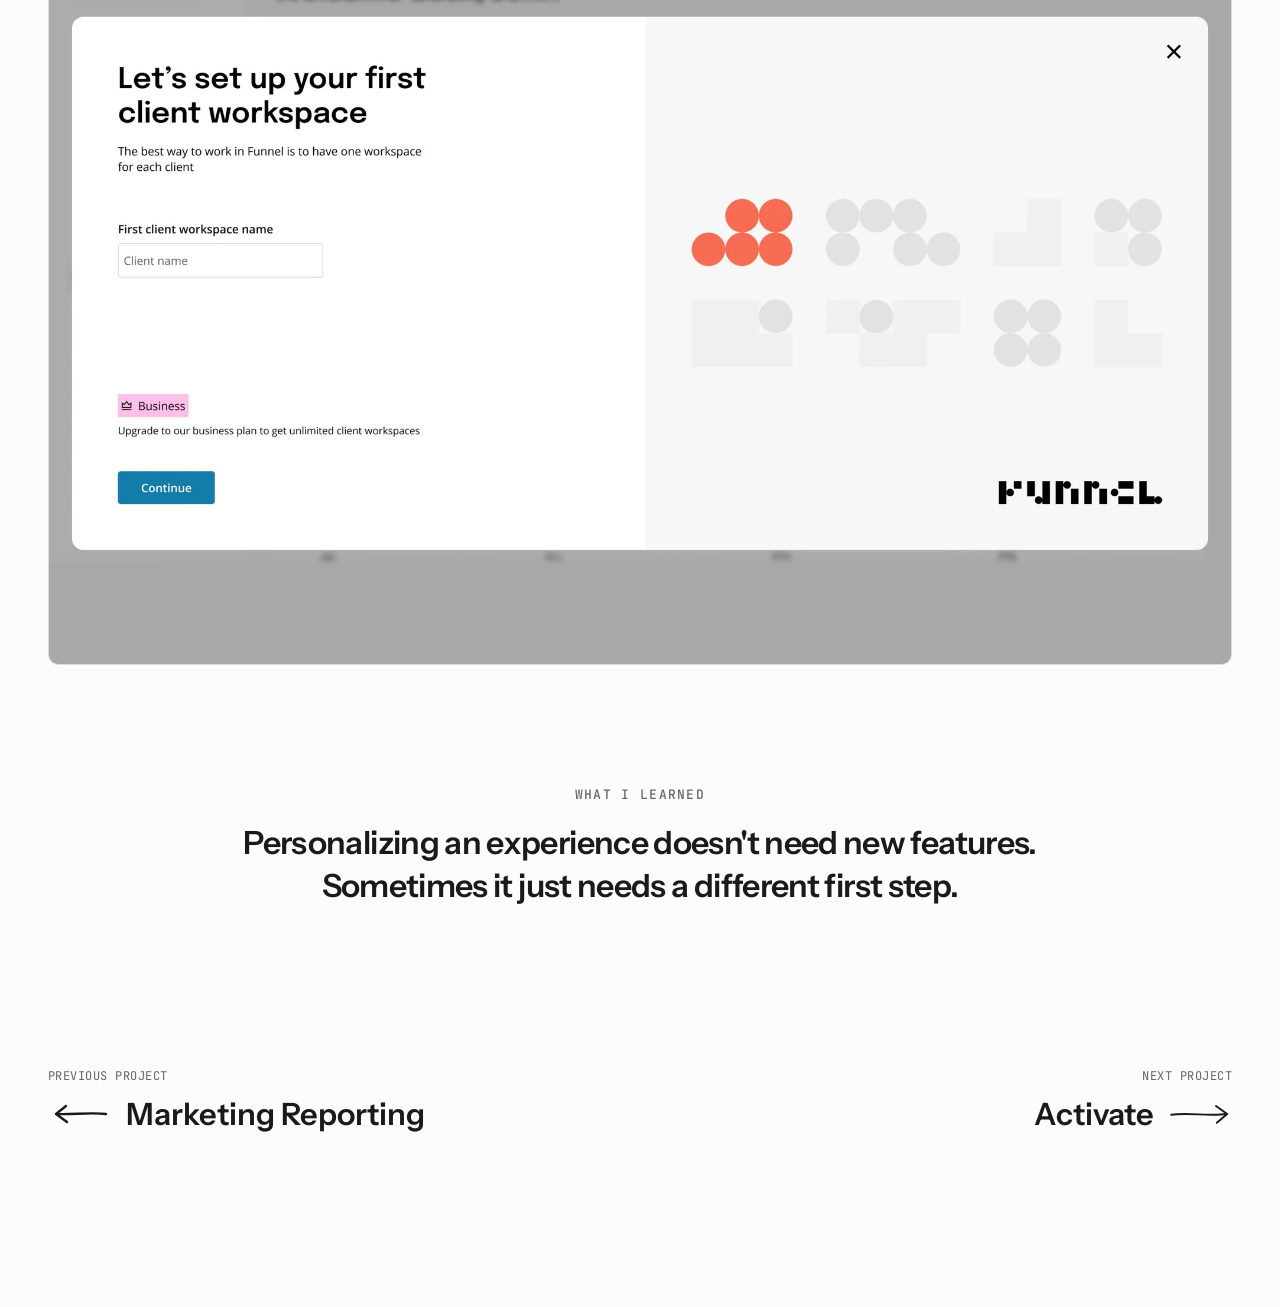
<file: case-study.html>
<!doctype html>
<html lang="en">
<head>
<meta charset="utf-8">
<meta name="viewport" content="width=device-width, initial-scale=1">
<title>Case study · Evaldo Marques</title>
<meta name="description" content="Evaldo Marques, product designer in Stockholm. 12 years designing B2B products, loyalty programs and nationwide campaigns.">
<link rel="icon" href="data:image/svg+xml,%3Csvg xmlns=%27http://www.w3.org/2000/svg%27 viewBox=%270 0 64 64%27%3E%3Crect width=%2764%27 height=%2764%27 rx=%2714%27 fill=%27%23FF5FAE%27/%3E%3Ctext x=%2732%27 y=%2744%27 font-size=%2732%27 text-anchor=%27middle%27 font-family=%27cursive%27 font-weight=%27700%27 fill=%27%231A1A1A%27%3EEM%3C/text%3E%3C/svg%3E">
<link rel="preconnect" href="https://fonts.googleapis.com">
<link rel="preconnect" href="https://fonts.gstatic.com" crossorigin>
<link href="https://fonts.googleapis.com/css2?family=Instrument+Sans:wght@400;500;600;700&family=JetBrains+Mono:wght@400;500&display=swap" rel="stylesheet">
<link rel="stylesheet" href="assets/css/style.css?v=20261125062800">
</head>
<body data-page="case">
<main id="main"></main>
<script src="assets/js/content.js?v=20261125062800"></script>
<script src="assets/js/site.js?v=20261125062800"></script>
</body>
</html>
</file>
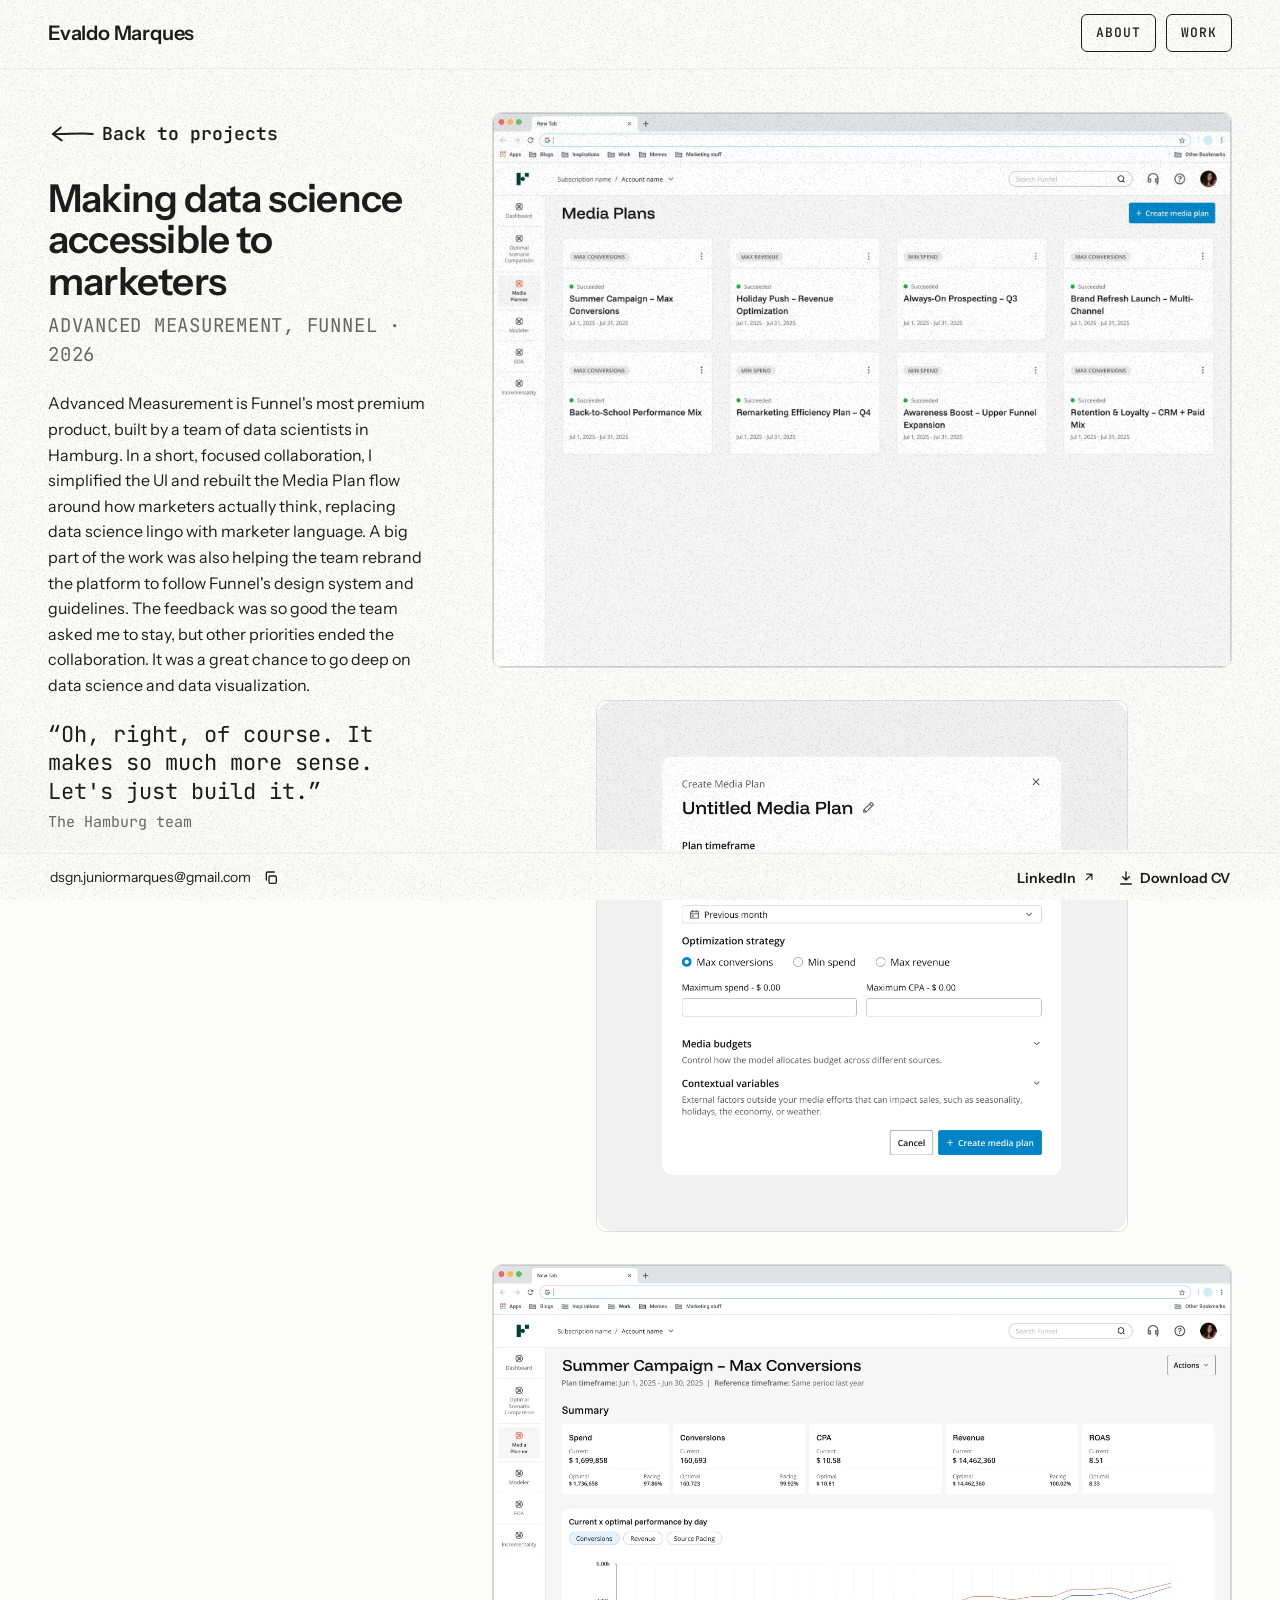
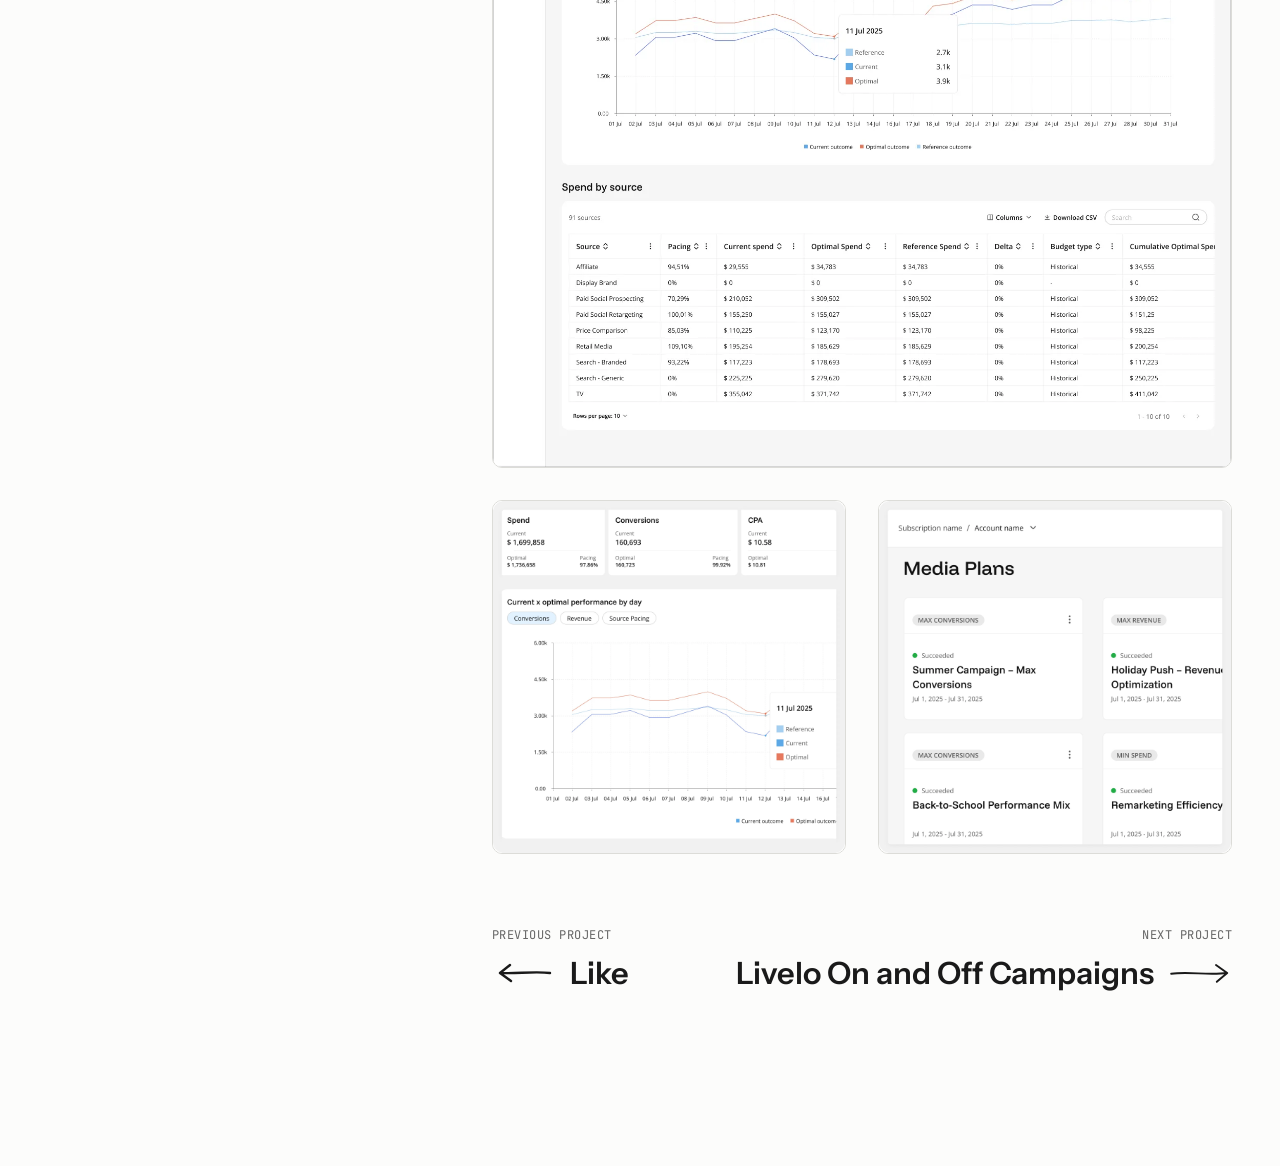
<file: project.html>
<!doctype html>
<html lang="en">
<head>
<meta charset="utf-8">
<meta name="viewport" content="width=device-width, initial-scale=1">
<title>Project · Evaldo Marques</title>
<meta name="description" content="Evaldo Marques, product designer in Stockholm. 12 years designing B2B products, loyalty programs and nationwide campaigns.">
<link rel="icon" href="data:image/svg+xml,%3Csvg xmlns=%27http://www.w3.org/2000/svg%27 viewBox=%270 0 64 64%27%3E%3Crect width=%2764%27 height=%2764%27 rx=%2714%27 fill=%27%23FF5FAE%27/%3E%3Ctext x=%2732%27 y=%2744%27 font-size=%2732%27 text-anchor=%27middle%27 font-family=%27cursive%27 font-weight=%27700%27 fill=%27%231A1A1A%27%3EEM%3C/text%3E%3C/svg%3E">
<link rel="preconnect" href="https://fonts.googleapis.com">
<link rel="preconnect" href="https://fonts.gstatic.com" crossorigin>
<link href="https://fonts.googleapis.com/css2?family=Instrument+Sans:wght@400;500;600;700&family=JetBrains+Mono:wght@400;500&display=swap" rel="stylesheet">
<link rel="stylesheet" href="assets/css/style.css?v=20261125062800">
</head>
<body data-page="project">
<main id="main"></main>
<script src="assets/js/content.js?v=20261125062800"></script>
<script src="assets/js/site.js?v=20261125062800"></script>
</body>
</html>
</file>
<file: assets/css/style.css>
/* ===== Evaldo M. portfolio · sketchbook style ===== */
:root{
  --ink:#1A1A1A; --ink-2:#666666; --ink-3:#666666;
  --paper:#FCFCFB; --ph:#F2F2F0; --pink:#FF5FAE;
  --hand:'Kalam',cursive; --head:'Mansalva','Kalam',cursive; --sans:'Instrument Sans',system-ui,sans-serif;
  --gutter:clamp(16px,4vw,48px);
  --wobble:255px 15px 225px 15px/15px 225px 15px 255px;
}
*{box-sizing:border-box}
html{scroll-behavior:smooth;-webkit-text-size-adjust:100%}
@media (prefers-reduced-motion:reduce){html{scroll-behavior:auto}}
body{margin:0;position:relative;background:radial-gradient(130% 95% at 50% 45%,#FCFCFB 52%,#EEEEEC 100%) fixed,var(--paper);color:var(--ink);font-family:var(--sans);font-size:16px;line-height:1.5;min-height:100vh;display:flex;flex-direction:column}
img,video{max-width:100%;display:block}
a{color:var(--ink)}
mark{background:linear-gradient(transparent 58%,var(--pink) 58%,var(--pink) 92%,transparent 92%);color:inherit;padding:0 2px}
.sr-only{position:absolute;width:1px;height:1px;overflow:hidden;clip:rect(0 0 0 0);white-space:nowrap}
.hand{font-family:var(--hand)}
main{flex:1}

/* grain */
body::after{content:'';position:fixed;inset:0;pointer-events:none;z-index:100;opacity:.433;background:url('../../images/bg/grain.png') 0 0/240px 240px repeat}

/* sketch lines */
.sk{overflow:visible;filter:url(#pencil);pointer-events:none}
.sk path{fill:none;stroke:var(--ink);stroke-width:.9;stroke-linecap:round;stroke-linejoin:round}
.sk .p2{stroke-width:.6;opacity:.85}.sk .p3{stroke-width:.4;opacity:.7}
.sk.thin path{stroke-width:.45}.sk.thin .p2{stroke-width:.3}
.sk.px path{stroke-width:2.4}
.sk.acc path{stroke:var(--pink);stroke-width:7}
.frame{position:absolute;inset:0;width:100%;height:100%}
.js .draw path{stroke-dasharray:1;stroke-dashoffset:1}
.js .draw.in path{animation:draw 1.1s cubic-bezier(.65,.05,.3,1) forwards}
.js .draw.in path:nth-child(2){animation-delay:.25s}
.js .draw.in path:nth-child(3){animation-delay:.4s}
@keyframes draw{to{stroke-dashoffset:0}}
@media (prefers-reduced-motion:reduce){.js .draw path{stroke-dashoffset:0!important;animation:none!important}}

/* placeholders */
.ph{background-color:var(--ph);background-image:repeating-linear-gradient(135deg,rgba(26,26,26,.07) 0 2px,transparent 2px 12px);color:var(--ink-3);display:flex;align-items:center;justify-content:center;text-align:center;font-family:var(--hand);font-size:15px;padding:12px;width:100%}
.media{width:100%;object-fit:cover;background:var(--ph)}

/* chips & buttons */
.tag{display:inline-block;font-family:var(--hand);font-size:15px;line-height:1.4;padding:3px 12px;border:1.5px solid var(--ink);border-radius:var(--wobble);background:var(--paper)}
.tags{display:flex;flex-wrap:wrap;gap:8px}
.btn{position:relative;isolation:isolate;display:inline-flex;align-items:center;justify-content:center;gap:8px;min-height:44px;padding:8px 18px;font-family:var(--hand);font-weight:700;font-size:17px;color:var(--ink);text-decoration:none;border:2px solid var(--ink);border-radius:var(--wobble);background:var(--paper);cursor:pointer}
.lnk{position:relative;isolation:isolate;display:inline-flex;align-items:center;gap:6px;min-height:44px;padding:0 10px;font:600 14px/1 var(--sans);color:var(--ink);text-decoration:none;background:none;border:0;cursor:pointer}
.marker::after{content:'';position:absolute;left:8px;right:8px;bottom:9px;height:10px;background:var(--pink);border-radius:3px 8px 4px 9px;transform:scaleX(0) rotate(-1.5deg);transform-origin:left center;transition:transform .35s cubic-bezier(.6,.1,.3,1);z-index:-1}
.marker:hover::after,.marker:focus-visible::after,.marker[aria-current]::after{transform:scaleX(1) rotate(-1.5deg)}
.marker:active::after{animation:swipe .35s ease-out}
@keyframes swipe{from{transform:scaleX(0) rotate(-1.5deg)}to{transform:scaleX(1) rotate(-1.5deg)}}
a:focus-visible,button:focus-visible,input:focus-visible,[tabindex]:focus-visible{outline:3px solid var(--ink);outline-offset:3px}
.ic{width:18px;height:18px;fill:none;stroke:currentColor;stroke-width:2;stroke-linecap:round;stroke-linejoin:round;flex:none}
.lbl{position:relative;isolation:isolate;display:inline-block;align-self:flex-start;font-family:var(--head);font-weight:400;font-size:22px}
.lbl::after{display:none;content:'';position:absolute;left:-4px;right:-4px;bottom:3px;height:9px;background:var(--pink);z-index:-1;transform:rotate(-1.5deg);border-radius:3px 8px 4px 9px}
.ibtn{width:44px;height:44px;display:inline-flex;align-items:center;justify-content:center;border:2px solid var(--ink);border-radius:50% 45% 52% 48%/48% 52% 46% 54%;background:var(--paper);color:var(--ink);cursor:pointer;padding:0;flex:none}

/* header */
.site-header{position:sticky;top:0;z-index:50;background:var(--paper)}
.site-header .bar{display:flex;justify-content:space-between;align-items:center;gap:12px;padding:14px var(--gutter)}
.nav{display:flex;gap:10px}
.navbox{position:relative;isolation:isolate;display:inline-flex;align-items:center;min-height:44px;padding:6px 16px;font-family:var(--hand);font-weight:700;font-size:18px;letter-spacing:.06em;text-transform:uppercase;color:var(--ink);text-decoration:none;border:2px solid var(--ink);border-radius:6px 14px 5px 12px/12px 5px 14px 6px}
.brand{font-family:var(--head);font-weight:400;font-size:28px;text-decoration:none;color:var(--ink)}
.rule{display:block;width:100%;height:6px}

/* footer */
.site-footer{position:sticky;bottom:0;z-index:50;background:var(--paper)}
.site-footer .bar{display:flex;flex-wrap:wrap;justify-content:space-between;align-items:center;gap:0 16px;padding:0 clamp(6px,4vw,40px)}
.site-footer .grp{display:flex;align-items:center;gap:2px;min-width:0}
.site-footer .mail{font-size:14px;padding-left:10px;white-space:nowrap}
.only-m{display:none}

/* ===== Home ===== */
.hero{position:relative;padding:48px var(--gutter) 24px;text-align:center;display:flex;flex-direction:column;align-items:center;min-height:calc(100vh - 132px);min-height:calc(100svh - 132px)}
.hero-art{position:relative;width:min(944px,80%);margin:0 auto}
.hero h1{margin:0;position:relative;overflow:hidden}
.letter{display:block;width:100%;aspect-ratio:1800/700}
.letter svg,.letter img{display:block;width:100%;height:100%}
.letter.write1{animation:write1 1.5s cubic-bezier(.45,.1,.4,1) both}
.letter.write2{animation:write2 2.2s cubic-bezier(.45,.1,.4,1) both}
@keyframes write1{0%{clip-path:polygon(0 0,0 0,0 100%,0 100%)}100%{clip-path:polygon(0 0,100% 0,100% 100%,0 100%)}}
@keyframes write2{0%{clip-path:polygon(0 0,0 0,0 var(--s),0 var(--s),0 100%,0 100%)}50%{clip-path:polygon(0 0,100% 0,100% var(--s),0 var(--s),0 100%,0 100%)}100%{clip-path:polygon(0 0,100% 0,100% var(--s),100% var(--s),100% 100%,0 100%)}}
.eraser{position:absolute;inset:0;width:100%;height:100%;pointer-events:none;filter:blur(6px)}
.eraser path{fill:none;stroke:var(--paper);stroke-width:132;stroke-linecap:round;stroke-linejoin:round;stroke-dasharray:1;stroke-dashoffset:1}
.eraser.go path{animation:erase .9s cubic-bezier(.4,.15,.5,1) forwards}
@keyframes erase{to{stroke-dashoffset:0}}
.intro{max-width:600px;margin:12px auto 0;font-size:clamp(17px,1.35vw,19px);line-height:1.45;text-align:center;color:var(--ink-2)}
.intro mark{color:var(--ink)}
.sec-title{text-align:center;padding:0 var(--gutter)}
.sec-title h2{margin:0;font-family:var(--head);font-weight:400;font-size:clamp(40px,4.4vw,52px)}
.sec-title img{margin:0 auto;max-height:90px;width:auto}
.sec-title .ul{display:block;width:230px;height:16px;margin:2px auto 0}
#work{padding-top:72px;scroll-margin-top:90px}
.down{display:inline-flex;align-items:center;justify-content:center;width:56px;height:64px;margin-top:auto;padding-top:24px;box-sizing:content-box;color:var(--ink)}
.down svg{width:34px;height:52px;overflow:visible;filter:url(#pencil);animation:nudge 2.6s ease-in-out infinite}
.down svg path{fill:none;stroke:currentColor;stroke-width:3.6;stroke-linecap:round;stroke-linejoin:round}
@keyframes nudge{0%,40%,100%{transform:none}9%{transform:translateY(10px)}18%{transform:none}27%{transform:translateY(10px)}36%{transform:none}}
@media (prefers-reduced-motion:reduce){.down svg{animation:none}}

.cards{display:grid;grid-template-columns:repeat(4,minmax(0,1fr));gap:48px 32px;max-width:1320px;margin:56px auto 0;padding:0 var(--gutter)}
.card{display:flex;flex-direction:column;gap:12px}
.card .fig{position:relative;padding:10px;display:block}
.card .fig .ph,.card .fig img{aspect-ratio:4/3}
.lock{position:absolute;bottom:20px;right:20px;display:inline-flex;align-items:center;gap:6px;padding:4px 10px;background:var(--paper);border:1.5px solid var(--ink);border-radius:var(--wobble);font-family:var(--hand);font-size:14px}
.card h3{margin:4px 0 0;font-size:22px;font-weight:600;line-height:1.2}
.card .meta{margin:0;font-family:var(--hand);font-size:16px;color:var(--ink-3)}
.card .line{margin:0;font-size:15px;line-height:1.5;color:var(--ink-2)}
.card .btn{align-self:flex-start;margin-top:4px}

.wall{display:grid;grid-template-columns:repeat(12,minmax(0,1fr));margin-top:56px}
.tile{position:relative;display:block;text-decoration:none;color:var(--ink);grid-column:span 3}
.tile.w4{grid-column:span 4}
.tile .ph,.tile img{aspect-ratio:4/3}
.tile .name{position:absolute;left:14px;bottom:14px;right:14px;width:max-content;max-width:calc(100% - 28px);display:inline-flex;flex-wrap:wrap;gap:0 8px;align-items:baseline;padding:4px 12px;background:var(--paper);border:1.5px solid var(--ink);border-radius:var(--wobble)}
.tile .name b{font-size:14px;font-weight:600}
.tile .name span{font-family:var(--hand);font-size:14px}
.tile .ov{position:absolute;inset:0;background:rgba(26,26,26,.74);display:flex;align-items:center;justify-content:center;opacity:0;transition:opacity .2s}
@media (hover:hover){.tile:hover .ov{opacity:1}}
.tile:focus-visible .ov,.tile.tapped .ov{opacity:1}

.people{max-width:1240px;margin:0 auto;padding:150px var(--gutter) 120px;display:flex;flex-wrap:wrap;gap:56px;align-items:center}
.people .t{flex:1 1 360px}
.people .t h2{margin:0;font-family:var(--head);font-weight:400;font-size:clamp(40px,4.6vw,58px);line-height:1.02}
.people .t img{max-width:420px}
.people .q{flex:1 1 520px;display:flex;flex-direction:column;gap:20px;min-width:0}
.bubble{position:relative;margin:0;padding:56px 56px 84px}
.bubble .open{position:absolute;top:4px;left:28px;font-family:var(--hand);font-weight:700;font-size:80px;line-height:1;color:var(--pink)}
.qstack{position:relative;display:grid}
.qitem{grid-area:1/1;align-self:center;opacity:0;visibility:hidden;transition:opacity .45s ease,visibility 0s .45s}
.qitem.on{opacity:1;visibility:visible;transition:opacity .45s ease .1s}
.bubble blockquote{position:relative;margin:0;font-size:21px;line-height:1.55}
.bubble figcaption{position:relative;margin-top:20px;display:flex;flex-direction:column;gap:2px}
.bubble figcaption b{font-family:var(--hand);font-size:20px}
.bubble figcaption span{font-size:14px;color:var(--ink-3)}
.qctl{display:flex;align-items:center;gap:4px;padding-left:16px}
.dot{width:40px;height:44px;display:inline-flex;align-items:center;justify-content:center;background:none;border:0;cursor:pointer;padding:0}
.dot i{display:block;width:12px;height:12px;border-radius:50%;border:2px solid var(--ink)}
.dot[aria-current] i{background:var(--ink)}

@media (max-width:1100px){.cards{grid-template-columns:repeat(2,minmax(0,1fr))}}
@media (max-width:760px){
  .site-header .bar{padding:10px 16px}
  .navbox{font-size:13px;padding:6px 10px;letter-spacing:.04em}
  .nav{gap:6px}
  .brand{font-size:21px}
  .hero{padding-top:12px}
  .intro{margin-top:10px}
  .hero{min-height:calc(100svh - 120px)}
  .hero-art{margin-top:auto;width:100%}
  #work{padding-top:56px}
  .cards{grid-template-columns:1fr;gap:56px;margin-top:40px;padding:0 16px}
  .wall{grid-template-columns:repeat(2,minmax(0,1fr));margin-top:32px}
  .tile,.tile.w4{grid-column:span 1}
  .tile.last-odd{grid-column:span 2}
  .tile .name{left:8px;right:8px;bottom:8px;padding:3px 9px}
  .tile .name b,.tile .name span{font-size:12px}
  .people{padding:100px 16px 96px;gap:28px}
  .bubble{padding:44px 28px 76px}
  .bubble .open{font-size:64px;left:16px;top:0}
  .bubble blockquote{font-size:18px}
  .qctl{justify-content:center;padding:0}
  .site-footer .mail{font-size:12.5px}
  .only-d{display:none}.only-m{display:inline}
}

/* ===== Case study ===== */
.wrap{width:100%;max-width:1280px;margin:0 auto;padding:40px var(--gutter) 120px;display:flex;flex-direction:column;gap:120px}
.back{align-self:flex-start;padding-left:0;font-family:var(--hand);font-size:18px}
.back svg{width:48px;height:20px}
.row{display:flex;flex-wrap:wrap;gap:56px;align-items:center}
.row.top{align-items:flex-start}
.col-text{flex:1 1 380px;display:flex;flex-direction:column;gap:14px;min-width:0}
.col-img{flex:1 1 520px;display:flex;flex-direction:column;gap:28px;min-width:0}
.cs-title{margin:0;font-size:clamp(44px,5vw,64px);font-weight:600;line-height:1.02;letter-spacing:-.02em}
.cs-title small{display:block;font-weight:400;color:var(--ink-2);font-size:.62em;line-height:1.15;margin-top:12px;letter-spacing:-.01em}
.p{margin:0;font-size:17px;line-height:1.6}
.ol{list-style:none;margin:0;padding:0;display:flex;flex-direction:column;gap:10px}
.ol li{position:relative;padding-left:28px;font-size:16px;line-height:1.5}
.ol li::before{content:'';position:absolute;left:2px;top:.72em;width:14px;height:2.5px;background:var(--ink);border-radius:2px;transform:rotate(-8deg)}
.fig{position:relative;margin:0;padding:10px}
.fig .ph{min-height:120px}
.col-img .fig.offset{margin-left:48px}
.zoom{cursor:zoom-in;display:block;width:100%;padding:0;border:0;background:none}
.stats{display:grid;grid-template-columns:repeat(auto-fit,minmax(220px,1fr));gap:24px}
.stat{position:relative;padding:28px 24px 24px;display:flex;flex-direction:column;gap:6px}
.stat .lbl{font-size:clamp(44px,5vw,64px);line-height:1}
.stat span:last-child{font-size:16px;line-height:1.4;margin-top:8px}
.num{font-family:var(--hand);font-size:20px;color:var(--ink-3)}
.dec h2{margin:0;font-size:clamp(26px,2.6vw,34px);font-weight:600;line-height:1.15}
.video{position:relative;aspect-ratio:16/9;width:100%}
.video iframe{position:absolute;inset:0;width:100%;height:100%;border:0}
.learned{max-width:820px;margin:0 auto;text-align:center;display:flex;flex-direction:column;align-items:center;gap:16px}
.learned .lbl{align-self:center}
.learned p{margin:0;font-family:var(--head);font-size:clamp(24px,2.6vw,32px);line-height:1.35}
.pull{max-width:820px;margin:0 auto;font-size:clamp(20px,2vw,24px);line-height:1.5;text-align:center}
.pull cite{display:block;margin-top:10px;font-style:normal;font-family:var(--hand);color:var(--ink-3)}
.next{align-self:flex-end;display:flex;flex-direction:column;align-items:flex-end;gap:6px;text-decoration:none;color:var(--ink)}
.next small{font-family:var(--hand);font-size:18px;color:var(--ink-3)}
.next span{display:flex;align-items:center;gap:14px;font-size:clamp(26px,3vw,40px);font-weight:600;text-align:right}
.next svg{width:64px;height:24px;flex:none}
@media (max-width:760px){
  .wrap{padding:20px 16px 96px;gap:72px}
  .row{gap:24px}
  .row.rev{flex-direction:column-reverse}
  .stats{grid-template-columns:repeat(2,minmax(0,1fr));gap:12px}
  .stat{padding:18px 14px 16px}
  .stat span:last-child{font-size:13px}
  .col-img .fig.offset{margin-left:0!important}
}

/* ===== Small project ===== */
.sp{width:100%;max-width:1320px;margin:0 auto;padding:40px var(--gutter) 120px;display:flex;flex-wrap:wrap;gap:64px}
.sp aside{flex:0 1 380px;min-width:280px;display:flex;flex-direction:column;gap:22px;position:sticky;top:104px;align-self:flex-start}
.sp h1{margin:0;font-size:clamp(40px,4vw,52px);font-weight:600;line-height:1.02;letter-spacing:-.02em}
.sp .meta{margin:10px 0 0;font-family:var(--hand);font-size:19px;color:var(--ink-3)}
.sp .mini{display:flex;flex-direction:column;gap:14px}
.sp .mini div{display:flex;align-items:baseline;gap:14px}
.sp .mini .lbl{font-size:32px;line-height:1;min-width:84px}
.sp .gallery{flex:1 1 560px;min-width:0;display:flex;flex-direction:column;gap:32px}
.sp .pair{display:grid;grid-template-columns:repeat(2,minmax(0,1fr));gap:32px}
.sp .narrow{width:72%;align-self:center}
@media (max-width:900px){.sp aside{position:static;min-width:0;flex-basis:100%}}
@media (max-width:760px){.sp{padding:20px 16px 96px;gap:40px}.sp .pair{gap:16px}.sp .narrow{width:100%}}

/* ===== About ===== */
.about-top{width:100%;max-width:1200px;margin:0 auto;padding:56px var(--gutter) 0;display:grid;grid-template-columns:minmax(0,5fr) minmax(0,7fr);gap:64px;align-items:start}
.skills{display:flex;flex-direction:column;align-items:center;gap:20px}
.seg{display:flex}
.seg button{min-height:44px;padding:6px 18px;font-family:var(--hand);font-weight:700;font-size:17px;background:var(--paper);color:var(--ink);border:2px solid var(--ink);cursor:pointer}
.seg button:first-child{border-radius:14px 4px 4px 12px/12px 4px 4px 14px}
.seg button:last-child{border-radius:4px 12px 14px 4px/4px 14px 12px 4px;margin-left:-2px}
.seg button[aria-pressed="true"]{background:var(--ink);color:var(--paper)}
.radar{position:relative;width:min(440px,100%);aspect-ratio:440/400}
.radar svg{position:absolute;inset:0;width:100%;height:100%;overflow:visible;filter:url(#pencil)}
.radar .ring,.radar .axis{fill:none;stroke:var(--ink);stroke-width:1.2;opacity:.28}
.radar .val{fill:rgba(255,95,174,.5);stroke:var(--ink);stroke-width:2.6;stroke-linejoin:round;transition:all .4s}
.radar .vdot{fill:var(--ink)}
.radar .l{position:absolute;width:118px;transform:translate(-50%,-50%);text-align:center;font-size:13px;line-height:1.25;font-weight:500}
.radar .l b{font-family:var(--hand);font-size:14px}
.note{margin:0;font-family:var(--hand);font-size:14px;color:var(--ink-3)}
.portrait .ph,.portrait video,.portrait img{aspect-ratio:3/4}
.why{display:flex;flex-direction:column;gap:18px;padding-top:8px}
.why .lbl{font-size:32px}
.why p.body{margin:0;font-size:18px;line-height:1.65}
.tl{padding:96px 0 120px;display:flex;flex-direction:column;gap:20px}
.tl .head{width:100%;max-width:1320px;margin:0 auto;padding:0 var(--gutter);display:flex;flex-wrap:wrap;justify-content:space-between;align-items:flex-end;gap:16px}
.tl h2{margin:0;font-size:clamp(28px,3vw,38px);font-weight:600;line-height:1.1}
.tl .ctl{display:flex;align-items:center;gap:10px}
.track{overflow-x:auto;cursor:grab;scrollbar-width:thin}
.track.drag{cursor:grabbing;user-select:none}
.track .inner{display:flex;width:max-content;padding:24px var(--gutter) 28px}
.moment{position:relative;flex:none;width:290px;padding:44px 32px 0 0;display:flex;flex-direction:column;gap:8px}
.moment .ln{position:absolute;left:0;top:4px;width:290px;height:20px}
.moment .pt{position:absolute;left:0;top:6px;width:16px;height:16px;border-radius:50% 45% 52% 48%/48% 52% 46% 54%;background:var(--ink)}
.moment .y{font-family:var(--head);font-weight:400;font-size:30px;line-height:1}
.moment h3{margin:0;font-size:18px;font-weight:600;line-height:1.3}
.moment p{margin:0;font-size:15px;line-height:1.55;color:var(--ink-2)}
@media (max-width:1000px){
  .about-top{grid-template-columns:1fr;gap:56px;padding-top:28px;max-width:560px}
  .about-top .portrait{order:-1}
}
@media (max-width:760px){
  .about-top{padding:28px 16px 0}
  .seg{width:100%}.seg button{flex:1}
  .radar .l{width:92px;font-size:11.5px}
  .tl{padding:64px 16px 96px}
  .tl .head{padding:0}
  .tl .ctl{display:none}
  .track{overflow:visible;cursor:auto}
  .track .inner{display:flex;flex-direction:column;width:auto;padding:0;gap:28px;position:relative}
  .track .inner::before{content:'';position:absolute;left:112px;top:6px;bottom:0;width:2.4px;background:var(--ink);border-radius:2px}
  .moment{width:auto;padding:0;display:grid;grid-template-columns:100px minmax(0,1fr);gap:4px 28px}
  .moment .ln{display:none}
  .moment .pt{left:106px;top:4px;width:14px;height:14px}
  .moment .y{font-size:22px;grid-column:1}
  .moment h3{font-size:14px;grid-column:1}
  .moment p{grid-column:2;grid-row:1 / span 2}
}

/* ===== Password ===== */
.gate{flex:1;display:flex;align-items:center;justify-content:center;padding:64px 16px 96px}
.gate .box{position:relative;width:min(520px,100%);padding:48px 44px 40px;display:flex;flex-direction:column;gap:18px}
.gate h1{margin:0;font-family:var(--head);font-weight:400;font-size:clamp(30px,4vw,38px);line-height:1.1}
.gate form{display:flex;flex-direction:column;gap:10px}
.gate label{font-family:var(--hand);font-weight:700;font-size:17px}
.gate .fld{display:flex;flex-wrap:wrap;gap:12px}
.pw{flex:1 1 220px;min-height:52px;padding:10px 16px;font:18px var(--sans);color:var(--ink);background:var(--paper);border:2px solid var(--ink);border-radius:12px 4px 14px 5px/5px 14px 4px 12px;outline:none}
.pw:focus{box-shadow:0 0 0 4px var(--pink)}
.gate .msg{margin:0;min-height:22px;font-family:var(--hand);font-size:16px}
@media (max-width:760px){.gate .box{padding:36px 24px 30px}.gate .btn{width:100%}}

/* lightbox */
.lb{position:fixed;inset:0;z-index:200;background:rgba(255,255,255,.97);display:none;overflow:auto;-webkit-overflow-scrolling:touch}
.lb.open{display:block}
.lb img{margin:56px auto;max-width:calc(100% - 32px);cursor:zoom-in}
.lb.big img{max-width:none;width:200%;cursor:zoom-out}
.lb .x{position:fixed;top:12px;right:12px;z-index:2}

/* carousel */
.row.stack{flex-direction:column;flex-wrap:nowrap;align-items:stretch;gap:28px}
.row.stack .col-text{max-width:760px;width:100%;flex:none}
.row.stack .car{width:100%}
.car{display:flex;flex-direction:column;gap:14px;min-width:0}
.car-vp{overflow-x:auto;scroll-snap-type:x mandatory;scrollbar-width:none;outline-offset:6px}
.car-vp::-webkit-scrollbar{display:none}
.car-track{display:flex}
.car-slide{flex:0 0 100%;scroll-snap-align:start;background:#fff;position:relative;overflow:hidden}
.car-slide .zoom{position:absolute;inset:0;width:100%;height:100%}
.car-slide .media{position:absolute;inset:0;width:100%;height:100%;aspect-ratio:auto!important;object-fit:contain;background:#fff}
.car-bar{display:flex;align-items:center;gap:12px;padding:0 10px}
.car-cap{flex:1;margin:0;font-family:var(--hand);font-size:17px;color:var(--ink-3);line-height:1.35}
.car-n{font-family:var(--hand);font-size:17px;color:var(--ink-3);white-space:nowrap}
.steps{margin:8px 0 6px;padding:0;list-style:none;counter-reset:st;display:flex;flex-direction:column;gap:18px}
.steps li{counter-increment:st;position:relative;padding-left:40px;font-size:16px;line-height:1.5}
.steps li::before{content:counter(st);position:absolute;left:0;top:-1px;width:28px;height:28px;display:flex;align-items:center;justify-content:center;font-family:var(--hand);font-size:16px;border:2px solid var(--ink);border-radius:50% 45% 52% 48%/48% 52% 46% 54%}
@media (max-width:640px){.car-bar{flex-wrap:wrap}.car-cap{flex-basis:100%;order:3}}
.car-grp{display:inline-block;margin-right:10px;padding:1px 10px;border:2px solid var(--ink);border-radius:255px 15px 225px 15px/15px 225px 15px 255px;font-size:14px;color:var(--ink);vertical-align:2px;background:#fff}
.car-grp[hidden]{display:none}
.proto{display:flex;flex-direction:column;gap:14px;width:min(100%,calc((100svh - 230px) * 1.6));margin:16px auto 0}
.proto-box{position:relative;overflow:hidden;background:#fff;width:100%}
.proto-box iframe{position:absolute;top:0;left:0;border:0;transform-origin:0 0;background:#fff}
.proto .btn{white-space:nowrap;flex:none}
.proto.bleed{width:min(calc(100vw - 48px),1600px);margin-left:calc(50% - min(calc(50vw - 24px),800px))}
.proto-box{border:4px solid #E1E1E1;border-radius:16px}
.proto.bleed .car-bar{padding:0 4px}
.row.top.split .col-text:first-child{flex:1 1 420px}
.row.top.split .col-text:last-child{flex:1 1 460px;padding-top:6px}
@media (max-width:640px){.proto.bleed{width:calc(100vw - 32px);margin-left:calc(50% - 50vw + 16px)}}
/* clean frames on inner pages; the home page keeps the sketch frames */
.clean .fig{padding:0;border:4px solid #E1E1E1;border-radius:16px;overflow:hidden;background:#fff}
.clean .fig > .sk.frame{display:none}
.clean .car .fig{border-radius:16px}

/* prev / next */
.pn{display:flex;justify-content:space-between;align-items:flex-end;gap:32px;flex-wrap:wrap;margin-top:40px;width:100%}
.pn .prev{align-self:auto;align-items:flex-start}
.pn .prev span{text-align:left}
.pn .next span{font-size:clamp(22px,2.4vw,34px)}
@media (max-width:640px){.pn{flex-direction:column;align-items:stretch}.pn .next{align-self:flex-end}.pn .prev{align-self:flex-start}}
/* captions under images */
.capfig{display:flex;flex-direction:column;gap:10px;min-width:0}
.capfig .car-cap{padding:0 4px}
.sp .capfig.narrow{width:72%;align-self:center}.sp .capfig.narrow .fig{width:100%}
/* scrollable tall image */
.fig.scrollfig,.clean .fig.scrollfig{max-height:min(640px,70vh);overflow-y:auto}
/* home: borderless 'Check it out' */
.card .btn{border:0;padding-left:4px;padding-right:4px;background:transparent}
.portrait img.media{aspect-ratio:3/4;object-fit:cover;object-position:center 30%}

/* ===== 2026-11 refresh ===== */
.site-header,.site-footer{background:rgba(252,252,251,.94);backdrop-filter:blur(6px)}
.rule{filter:none}.rule path{stroke:#E2E2E2;stroke-width:1.4}
.sec-title{padding-bottom:4px}
/* featured band */
.band{background:#F4F4F2;padding:120px 0 140px;margin-top:40px}
.band .cards{grid-template-columns:repeat(2,minmax(0,1fr));gap:88px 56px;max-width:1360px;margin-top:64px}
.band .card{gap:14px}
.band .card .fig .ph,.band .card .fig img{aspect-ratio:16/10}
.band .card .meta{font-size:17px;margin-top:6px}
.band .card h3{font-size:clamp(24px,2.3vw,32px);line-height:1.15;letter-spacing:-.01em;margin:0}
.band .card h3 a{text-decoration:none}
.band .card h3 a:hover{text-decoration:underline;text-underline-offset:4px;text-decoration-thickness:2px}
.band .lock{background:#fff}
/* feeds */
.feed{display:grid;grid-template-columns:minmax(0,4fr) minmax(0,8fr);gap:72px;max-width:1440px;margin:0 auto;padding:140px var(--gutter) 20px}
.feed+.feed{padding-top:60px}
.feed-sticky{position:sticky;top:112px;display:flex;flex-direction:column;gap:22px;max-height:calc(100vh - 210px);overflow:auto;scrollbar-width:none}
.feed-title{margin:0;font-family:var(--head);font-weight:400;font-size:clamp(40px,4.2vw,56px);line-height:1.05;transition:opacity .22s}
.feed-title.swap{opacity:0}
.feed-intro{margin:0;font-size:17px;line-height:1.6;color:var(--ink-2)}
.feed-texts{display:grid}
.ft{grid-area:1/1;opacity:0;transform:translateY(10px);transition:opacity .35s,transform .35s;visibility:hidden}
.ft.on{opacity:1;transform:none;visibility:visible}
.ft,.fp-text{display:flex;flex-direction:column;gap:14px}
.feed h3{margin:0;font-size:26px;font-weight:600;line-height:1.15;letter-spacing:-.01em}
.feed .meta{margin:-6px 0 0;font-family:var(--hand);font-size:17px;color:var(--ink-3)}
.feed .p{margin:0;font-size:16px;line-height:1.65}
.fq{margin:0;font-family:var(--hand);font-size:20px;line-height:1.35}.fq span{display:block;font-size:15px;color:var(--ink-3)}
.fstats{display:flex;flex-wrap:wrap;gap:12px 28px}.fstats div{display:flex;flex-direction:column;max-width:160px}
.fstats b{font-family:var(--head);font-weight:400;font-size:28px;line-height:1.1}.fstats span{font-size:13px;line-height:1.35;color:var(--ink-2)}
.fp{padding-bottom:150px}
.fp-text{display:none}
.fp-imgs{display:flex;flex-direction:column;gap:44px}
.feed .fig{position:relative;margin:0;padding:0;border:4px solid #E1E1E1;border-radius:16px;overflow:hidden;background:#fff}
.feed .fig{will-change:transform}
.feed .fig .media{width:100%;height:auto;object-fit:cover}
.feed .pair{display:grid;grid-template-columns:repeat(2,minmax(0,1fr));gap:24px;align-items:start}
.feed .trio{display:grid;grid-template-columns:repeat(3,minmax(0,1fr));gap:20px;align-items:start}
.feed .fig.narrow{width:66%;align-self:center}
.feed .fig.peek{max-height:min(80vh,900px)}
.feed .fig.peek::after{content:'Click to see it all';position:absolute;left:0;right:0;bottom:0;padding:70px 0 16px;text-align:center;font-family:var(--hand);font-size:16px;color:var(--ink);background:linear-gradient(rgba(255,255,255,0),#fff 75%);pointer-events:none}
.feed .zoom{display:block;width:100%}
@media (max-width:900px){
  .feed{grid-template-columns:1fr;gap:28px;padding-top:96px}
  .feed-sticky{position:static;max-height:none}
  .feed-texts{display:none}
  .fp-text{display:flex;margin-bottom:20px}
  .fp{padding-bottom:88px}
  .feed .fig.narrow{width:100%}
  .feed .trio{gap:10px}
  .band{padding:88px 0 96px}
  .band .cards{grid-template-columns:1fr;gap:64px}
}
/* about: skill bars */
.skillbars{width:100%;max-width:1200px;margin:110px auto 0;padding:0 var(--gutter);display:grid;grid-template-columns:repeat(2,minmax(0,1fr));gap:40px 72px}
.sb-h{margin:0 0 12px;font-family:var(--head);font-weight:400;font-size:clamp(30px,3vw,40px)}
.skillbars ul{list-style:none;margin:0;padding:0}
.skillbars li{display:grid;grid-template-columns:minmax(0,1fr) minmax(0,1fr);align-items:center;gap:20px;padding:13px 0;border-bottom:1px solid #EAEAEA}
.sb-l{font-size:16px;font-weight:500;line-height:1.35}
.sb-t{display:block;height:8px;border-radius:8px;background:#ECECEA;overflow:hidden}
.sb-t i{display:block;height:100%;width:var(--v);border-radius:8px;background:var(--ink);transform-origin:left;animation:grow 1.1s cubic-bezier(.2,.7,.2,1) both}
@keyframes grow{from{transform:scaleX(0)}to{transform:scaleX(1)}}
@media (max-width:760px){.skillbars{grid-template-columns:1fr;margin-top:72px}.about-top{grid-template-columns:1fr}}
@media (prefers-reduced-motion:reduce){.sb-t i{animation:none}.ft,.feed-title{transition:none}}

/* feed v2: small label, bigger names, clearer project change */
.feed-title{font-family:var(--hand);font-weight:700;font-size:16px;letter-spacing:.12em;text-transform:uppercase;color:var(--ink-3);line-height:1.2}
#side-quests .feed-title{font-family:var(--head);font-weight:400;font-size:clamp(40px,4.2vw,56px);letter-spacing:0;text-transform:none;color:var(--ink)}
.feed h3{font-size:clamp(30px,3vw,44px);line-height:1.05;letter-spacing:-.02em}
.ft{opacity:0;transform:translateY(64px);transition:opacity .45s ease,transform .6s cubic-bezier(.2,.7,.2,1),visibility 0s .6s}
.ft.past{transform:translateY(-64px)}
.ft.on{opacity:1;transform:none;visibility:visible;transition:opacity .5s ease .15s,transform .7s cubic-bezier(.2,.7,.2,1) .1s,visibility 0s}
/* depth doodles */
.doodles{position:absolute;left:0;top:0;width:100%;pointer-events:none;overflow:hidden;z-index:auto}
.dd.back{z-index:0}
.dd{position:absolute;color:var(--ink)}
.dd svg{width:100%;height:auto;display:block;overflow:visible}
.dd.back{opacity:.16;filter:url(#pencil) blur(1.6px)}
.dd.back svg{stroke-width:3.4}
.dd.front{opacity:.32;z-index:45;filter:url(#pencil)}
.dd.front svg{stroke-width:2.6}
main{position:relative;z-index:1}
@media (max-width:760px){.dd.front{opacity:.4}.dd.back{opacity:.16}}
/* ===== projects: filters + views ===== */
[hidden]{display:none!important}
.projects{max-width:1440px;margin:0 auto;padding:130px var(--gutter) 0}
.projects .feed{padding:56px 0 20px;max-width:none}
.pbar{display:flex;flex-wrap:wrap;align-items:center;gap:16px 20px;scroll-margin-top:96px}
.pbar-title{margin:0 12px 0 0;font-family:var(--head);font-weight:400;font-size:clamp(40px,4.2vw,56px);line-height:1}
.pills{display:flex;flex-wrap:wrap;gap:8px;flex:1 1 auto}
.pill{display:inline-flex;align-items:center;gap:6px;min-height:40px;padding:6px 16px;border:1.5px solid #CFCFCC;border-radius:999px;background:#fff;color:var(--ink);font:500 15px var(--sans);cursor:pointer;transition:background .15s,border-color .15s}
.pill:hover{border-color:var(--ink)}
.pill .x{display:none;width:16px;height:16px;margin-right:-4px}
.pill .x .ic{width:16px;height:16px;stroke-width:2.2}
.pill[aria-pressed="true"]{background:var(--ink);border-color:var(--ink);color:#fff}
.pill[aria-pressed="true"] .x{display:inline-flex}
.views{display:flex;gap:4px;margin-left:auto;padding:4px;border:1.5px solid #E1E1E1;border-radius:12px;background:#fff}
.vbtn{width:40px;height:40px;display:inline-flex;align-items:center;justify-content:center;border:0;border-radius:8px;background:transparent;color:var(--ink-3);cursor:pointer}
.vbtn .ic{width:20px;height:20px;fill:none;stroke:currentColor;stroke-width:1.8}
.vbtn[aria-pressed="true"]{background:var(--ink);color:#fff}
.pgrid{display:grid;grid-template-columns:repeat(4,minmax(0,1fr));gap:0;width:100vw;margin:48px 0 0 calc(50% - 50vw)}
.pcard{position:relative;display:block;overflow:hidden;aspect-ratio:4/3;background:#eee;color:#fff;text-decoration:none}
.pcard .media,.pcard .ph{position:absolute;inset:0;width:100%;height:100%;object-fit:cover;object-position:top center;transition:transform .6s cubic-bezier(.2,.7,.2,1)}
.pc-info{position:absolute;inset:0;display:flex;flex-direction:column;justify-content:flex-end;gap:4px;padding:24px;background:linear-gradient(transparent 35%,rgba(10,10,10,.82));opacity:0;transition:opacity .3s}
.pcard:hover .media,.pcard:focus-visible .media{transform:scale(1.04)}
.pcard:hover .pc-info,.pcard:focus-visible .pc-info{opacity:1}
.pc-cat{font-family:var(--hand);font-size:15px;opacity:.85}
.pc-info b{font-size:22px;font-weight:600;line-height:1.2}
.pc-meta{font-size:14px;opacity:.85}
.sp .pair.trio{grid-template-columns:repeat(3,minmax(0,1fr))}
.band .card h3{margin-top:18px}
.sp .back{white-space:nowrap}
@media (max-width:1100px){.pgrid{grid-template-columns:repeat(3,minmax(0,1fr))}}
@media (max-width:760px){.pgrid{grid-template-columns:repeat(2,minmax(0,1fr))}.pc-info{opacity:1;padding:12px;background:linear-gradient(transparent 45%,rgba(10,10,10,.8))}.pc-info b{font-size:15px}.pc-cat,.pc-meta{font-size:12px}}
@media (max-width:640px){.views{margin-left:0}.projects{padding-top:96px}}
.sp h1{font-size:clamp(32px,3vw,42px);line-height:1.08}
.car-narrow{max-width:720px;width:100%;margin:0 auto}
/* sticky projects bar */
.pbar{position:sticky;top:var(--hh,75px);z-index:30;padding:14px var(--gutter);margin:0 calc(-1 * var(--gutter));background:rgba(252,252,251,.92);backdrop-filter:blur(8px);-webkit-backdrop-filter:blur(8px);border-bottom:1px solid transparent;transition:border-color .2s}
.pbar.stuck{border-bottom-color:#E6E6E4}
.pbar.stuck .pbar-title{font-size:clamp(28px,2.6vw,36px)}
.pbar-title{transition:font-size .2s}
.projects .feed-sticky{top:calc(var(--hh,75px) + var(--pb,80px) + 24px);max-height:calc(100vh - var(--hh,75px) - var(--pb,80px) - 110px)}
.projects .pgrid{margin-top:0}
@media (max-width:760px){
  .pbar{flex-wrap:nowrap;gap:10px;padding:10px 16px;margin:0 -16px}
  .pbar-title{display:none}
  .pills{flex-wrap:nowrap;overflow-x:auto;scrollbar-width:none;-webkit-overflow-scrolling:touch;min-width:0}
  .pills::-webkit-scrollbar{display:none}
  .pill{white-space:nowrap;min-height:36px;padding:4px 14px;font-size:14px}
  .views{flex:none;padding:3px}.vbtn{width:34px;height:34px}
  .projects::before{content:'Projects';display:block;font-family:var(--head);font-size:40px;line-height:1;margin-bottom:14px}
}
/* full-bleed filter bar, filters right-aligned next to the view toggle */
.pbar{box-shadow:0 0 0 100vmax rgba(252,252,251,.92);clip-path:inset(0 -100vmax)}
.pbar.stuck{box-shadow:0 0 0 100vmax rgba(252,252,251,.92),0 1px 0 100vmax #E6E6E4}
.pills{justify-content:flex-end}
.views{margin-left:0}
@media (max-width:760px){.pills{justify-content:flex-start}}
.pbar,.pbar.stuck{border-bottom:0;box-shadow:0 0 0 100vmax rgba(252,252,251,.92)}
.pbar::after{content:'';position:absolute;left:-100vmax;right:-100vmax;bottom:0;height:1px;background:#E6E6E4;opacity:0;transition:opacity .2s}
.pbar.stuck::after{opacity:1}
html,body{overflow-x:clip}
.pbar::after{left:calc(50% - 50vw);right:calc(50% - 50vw)}
.projects .pgrid{margin-top:48px}
.projects .feed{padding-top:72px}
@media (max-width:760px){.projects .pgrid{margin-top:24px}.projects .feed{padding-top:40px}}
.qname{color:inherit;text-decoration:underline;text-decoration-color:#C9C9C6;text-underline-offset:3px;text-decoration-thickness:1.5px}.qname:hover{text-decoration-color:currentColor}

/* hidden numbers */
.nlock{filter:blur(5px);user-select:none;display:inline-block;padding:0 1px}
.nbar{display:flex;flex-wrap:wrap;align-items:center;gap:10px 16px;padding:14px 18px;border:1.5px solid #E1E1E1;border-radius:14px;background:#fff;font-size:15px}
.nbar>span{display:inline-flex;align-items:center;gap:8px;color:var(--ink-2)}
.nform{display:flex;flex-wrap:wrap;align-items:center;gap:10px}
.nform .pw{min-height:44px;padding:8px 14px;border:2px solid var(--ink);border-radius:10px;font:inherit;width:200px}
.nform a{font-size:14px;color:var(--ink-2)}
.nbar .msg{flex-basis:100%;margin:0;font-size:14px;color:#B00040}
.nbar .msg:empty{display:none}

/* ===================== SHARP THEME (overrides the sketchbook look) ===================== */
:root{--hand:'JetBrains Mono',ui-monospace,monospace;--head:'Instrument Sans',system-ui,sans-serif;--line:#DCDCD8;--hover:#F0F0EE;--wobble:8px}
.sk{filter:none!important}
.sk.frame,.frame{display:none!important}
.dd,.doodles{display:none!important}
mark{background:none;color:inherit;padding:0}
.marker::after{display:none!important}
/* type */
.sec-title h2,.feed-title,.pbar-title,.people .t h2,.sb-h,.why .lbl,.lbl,.learned p{font-family:var(--sans);font-weight:600;letter-spacing:-.02em}
.brand{font-family:var(--sans);font-weight:600;font-size:20px;letter-spacing:-.01em}
.navbox{font-family:var(--hand);font-weight:500;font-size:13px;letter-spacing:.08em;border:1px solid var(--ink);border-radius:6px;min-height:38px;padding:6px 14px;transition:background .15s,color .15s}
.navbox:hover,.navbox[aria-current]{background:var(--ink);color:#fff}
.btn{font-family:var(--hand);font-weight:500;font-size:13px;letter-spacing:.04em;text-transform:uppercase;border:1px solid var(--ink);border-radius:6px;min-height:40px;transition:background .15s,color .15s}
.btn:hover{background:var(--ink);color:#fff}
.card .btn{border:1px solid var(--ink);padding:8px 16px}
.lnk:hover{text-decoration:underline;text-underline-offset:4px;text-decoration-thickness:1px}
.ibtn{border:1px solid var(--ink);border-radius:50%;transition:background .15s,color .15s}
.ibtn:hover{background:var(--ink);color:#fff}
.tag{font-family:var(--hand);font-size:12px;letter-spacing:.02em;border:1px solid var(--line);border-radius:4px;padding:3px 8px;background:#fff;color:var(--ink-2)}
.pill{border:1px solid var(--line);border-radius:6px;font-size:14px}
.views{border:1px solid var(--line);border-radius:8px}
.lbl{font-size:13px;font-family:var(--hand);font-weight:500;text-transform:uppercase;letter-spacing:.1em;color:var(--ink-2)}
.why .lbl{font-size:13px}
.num,.next small,.card .meta,.feed .meta,.pc-cat,.meta,.car-cap,.car-n{font-family:var(--hand);font-size:12px;letter-spacing:.04em;text-transform:uppercase;color:var(--ink-2)}
.car-grp{border:1px solid var(--line);border-radius:4px;font-family:var(--hand);font-size:11px}
.rule path{stroke:var(--line)}
/* hero */
.hero{min-height:calc(100svh - 132px);justify-content:center}
.hero-art{width:min(1100px,92%)}
.hero-h{margin:0;font-family:var(--sans);font-weight:600;font-size:clamp(44px,7.4vw,112px);line-height:.98;letter-spacing:-.045em}
.intro{max-width:640px;margin-top:28px;font-size:clamp(17px,1.3vw,19px);color:var(--ink-2)}
.down{margin-top:56px;padding-top:0}
.down svg{filter:none;animation:nudge 2.6s ease-in-out infinite}
.down svg path{stroke-width:1.6}
.down svg path:last-child{display:none}
/* frames → hairlines */
.card .fig{padding:0;border:1px solid var(--line);border-radius:10px;overflow:hidden;background:#fff}
.card .fig img{transition:transform .5s cubic-bezier(.2,.7,.2,1)}
.card:hover .fig img{transform:scale(1.02)}
.clean .fig,.feed .fig,.pcard .fig,.proto-box{border:1px solid var(--line)!important;border-radius:10px!important}
.stat{border:1px solid var(--line);border-radius:10px;background:#fff}
.stat .lbl{font-family:var(--sans);font-weight:600;font-size:clamp(40px,4.4vw,56px);letter-spacing:-.03em;text-transform:none;color:var(--ink)}
.portrait{padding:0;border:1px solid var(--line);border-radius:10px;overflow:hidden}
.bubble{border:1px solid var(--line);border-radius:12px;background:#fff;padding:48px 48px 56px}
.bubble .open{font-family:var(--sans);color:#C8C8C4;font-size:64px;top:12px;left:24px}
.bubble figcaption b{font-family:var(--sans);font-size:16px}
.dot i{border:1px solid var(--ink);width:8px;height:8px}
.band{background:#F3F3F1;border-top:1px solid var(--line);border-bottom:1px solid var(--line)}
.next span{font-family:var(--sans)}
.nbar{border-radius:10px}
.pw:focus{box-shadow:0 0 0 3px rgba(26,26,26,.15)}
.car-cap{text-transform:none;font-size:13px;letter-spacing:0}
</file>
